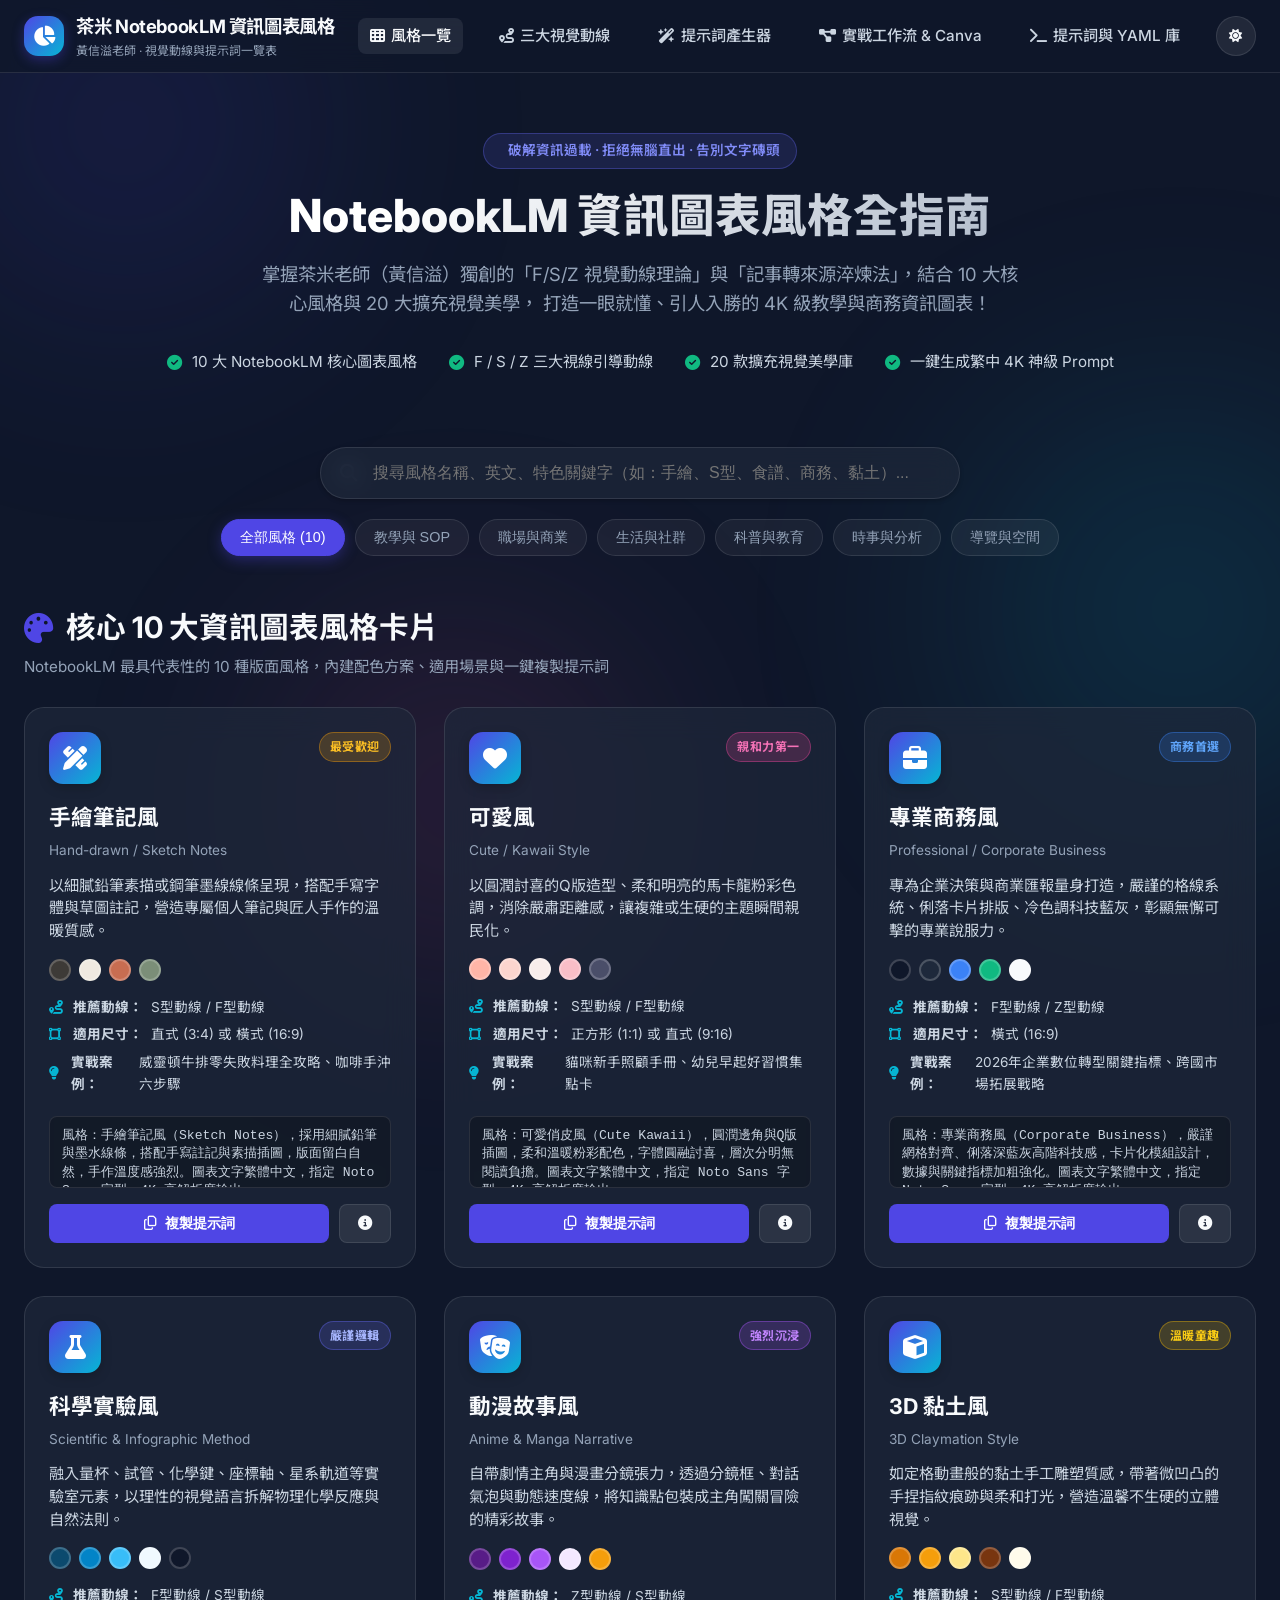
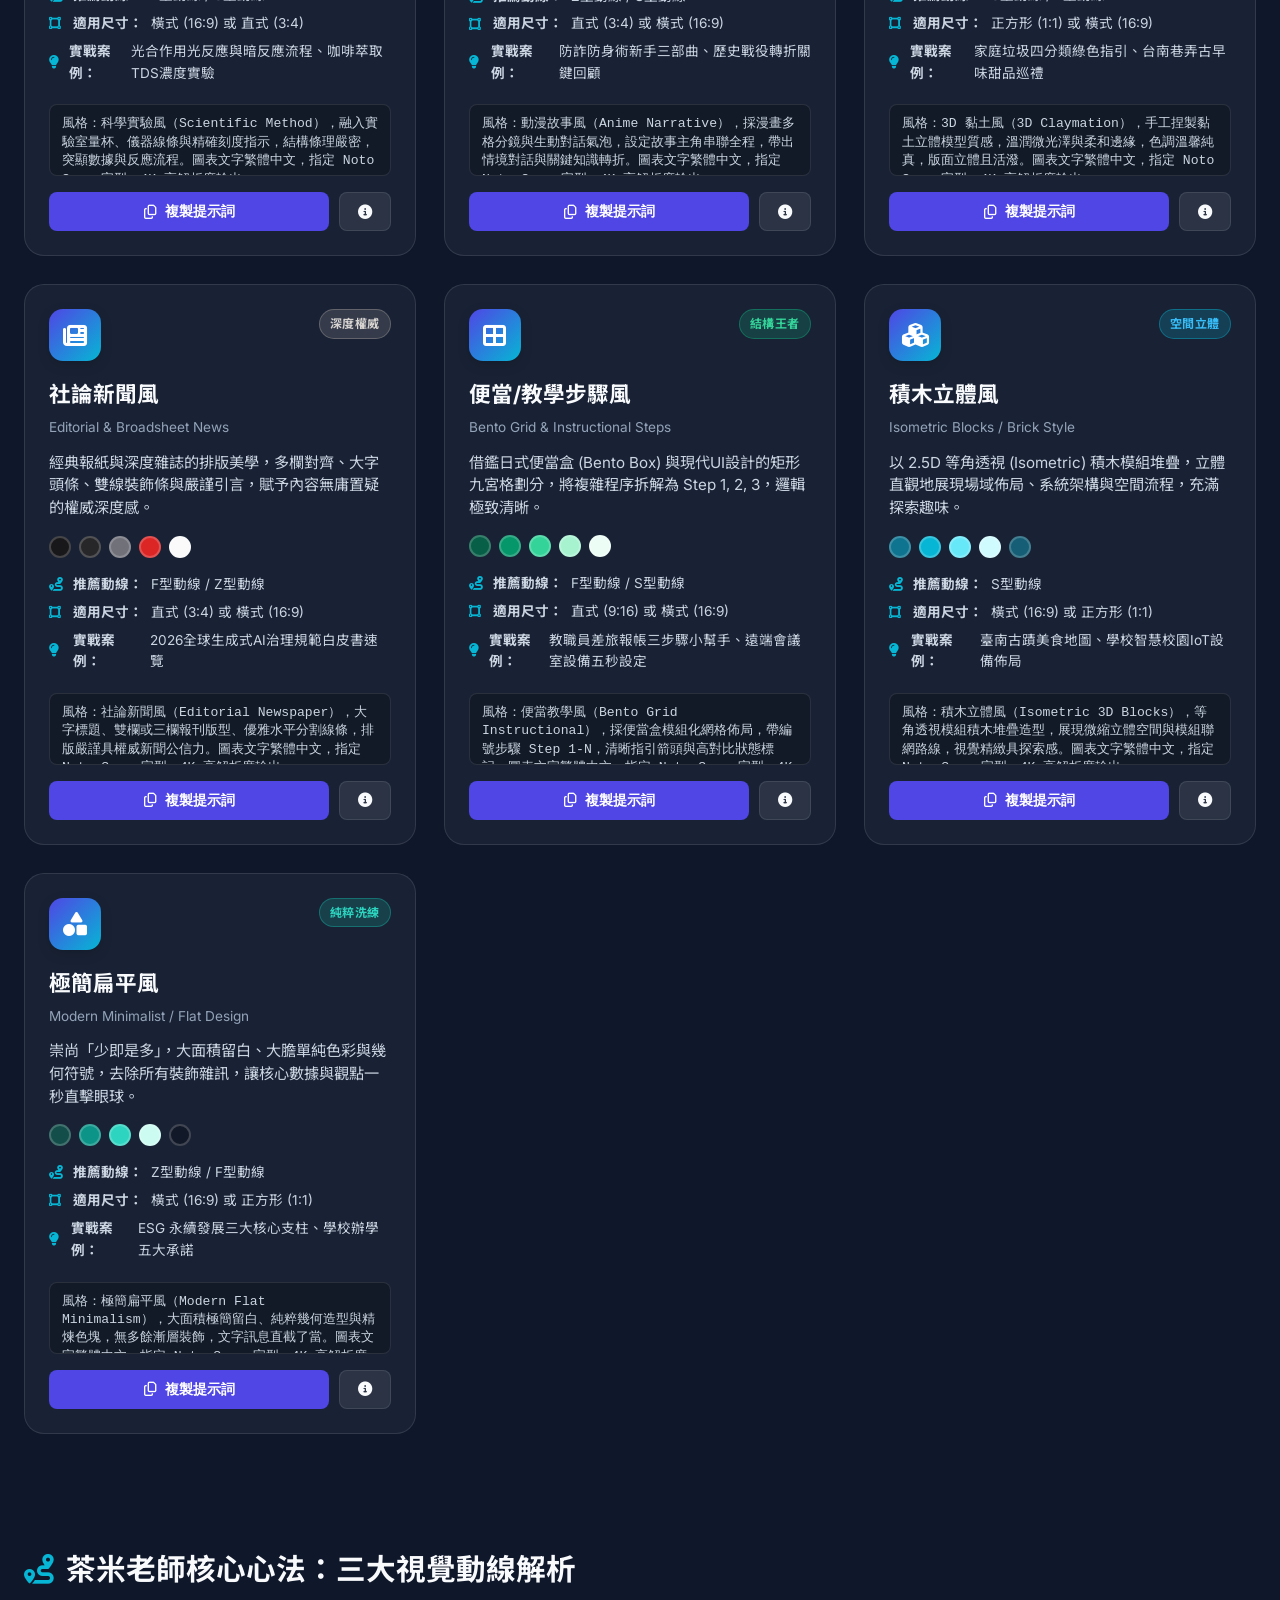
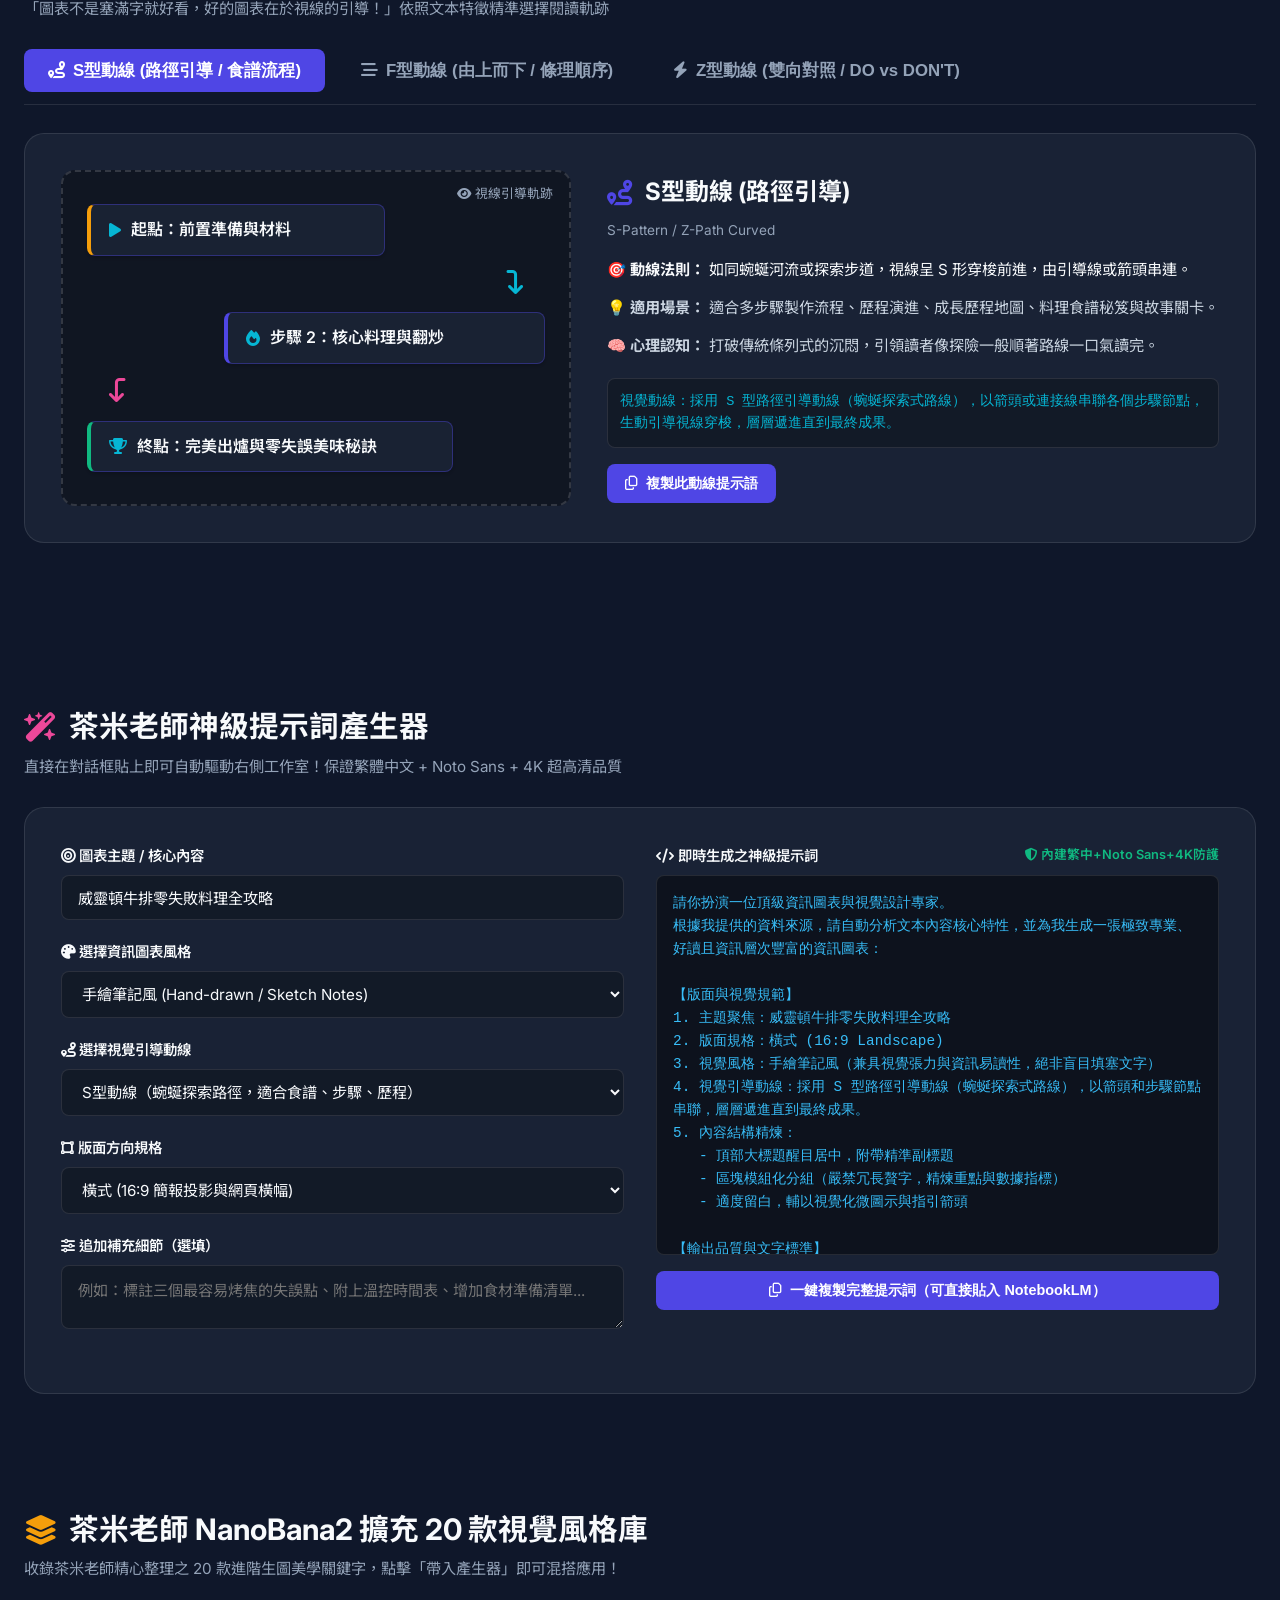
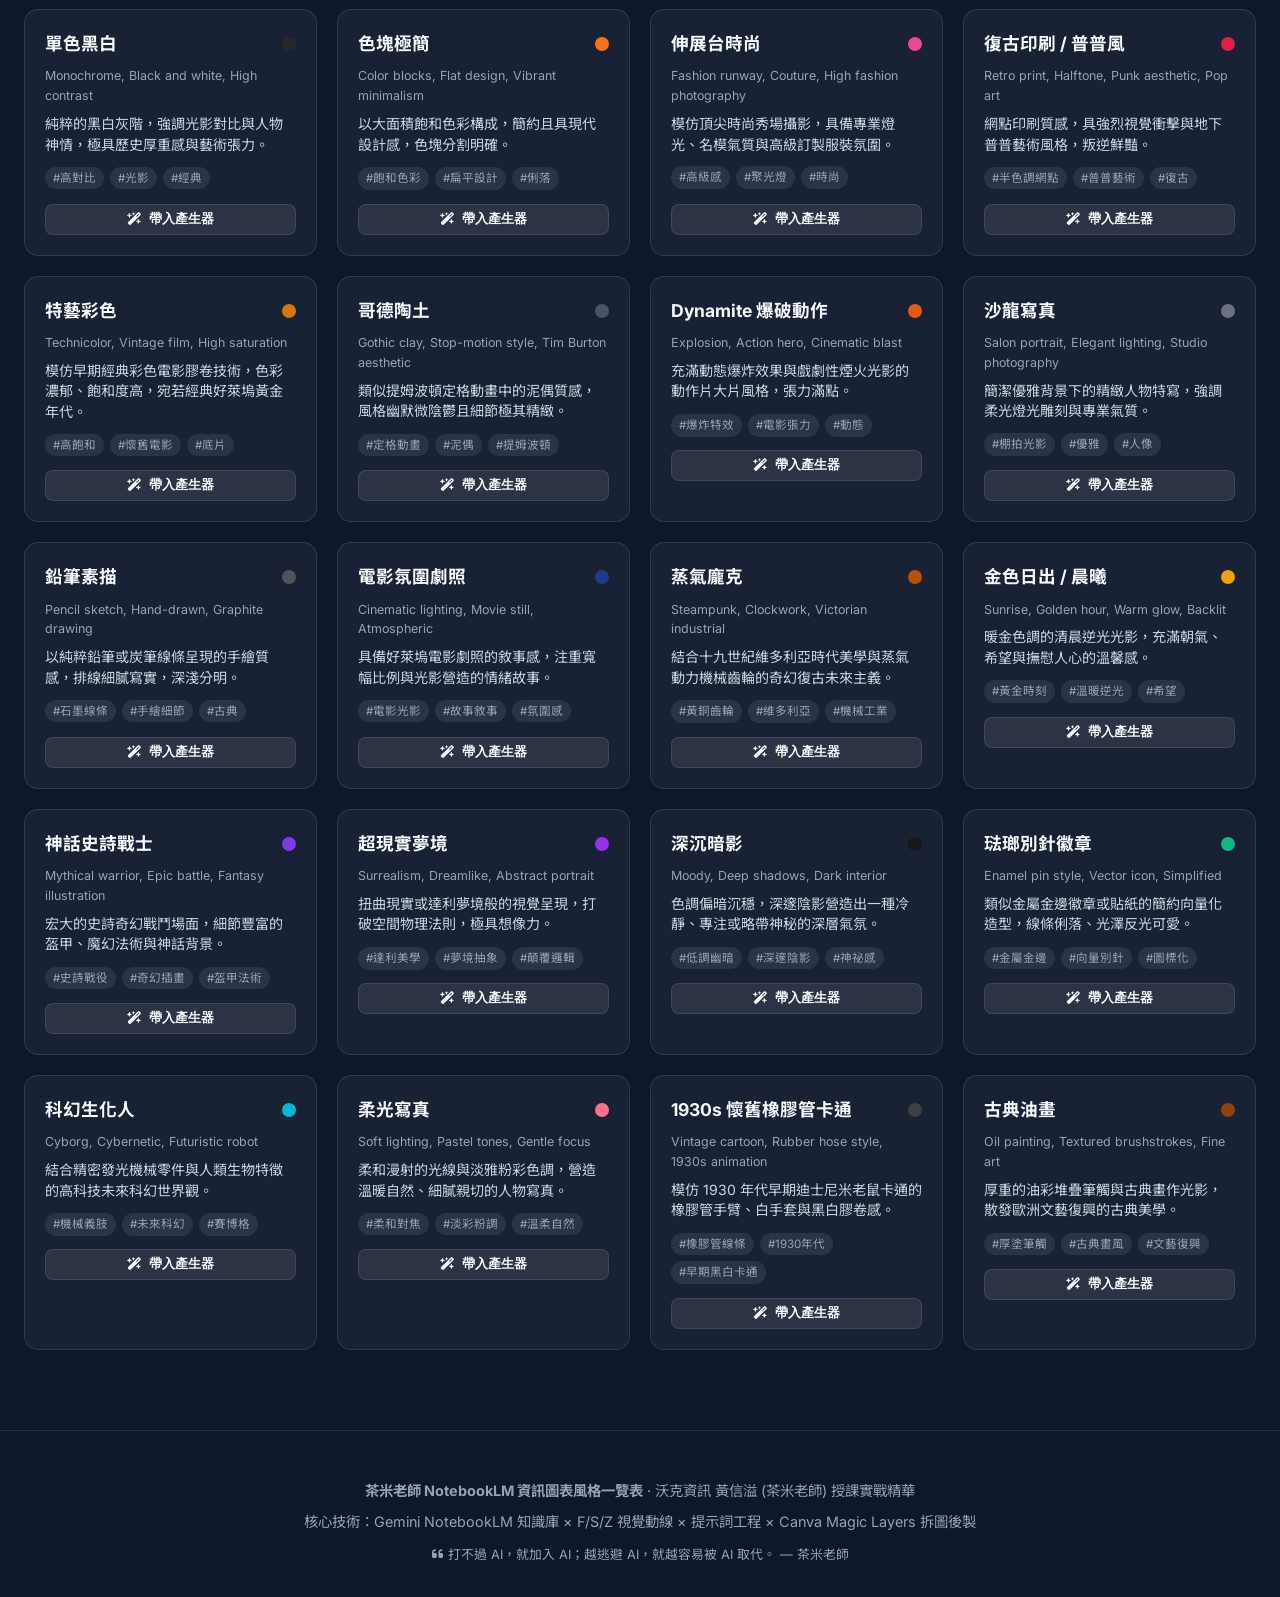
<file: chami.html>
<!DOCTYPE html>
<html lang="zh-TW" data-theme="dark">
<head>
  <meta charset="UTF-8">
  <meta name="viewport" content="width=device-width, initial-scale=1.0">
  <title>茶米老師 NotebookLM 資訊圖表風格一覽表 · 視覺動線與提示詞庫</title>
  <meta name="description" content="沃克資訊 黃信溢 (茶米老師) NotebookLM 資訊圖表與簡報實戰風格一覽表：三大視覺動線 (F/S/Z)、核心10大圖表風格、20大擴充視覺庫與神級提示詞產生器。">
  
  <!-- Font Awesome -->
  <link rel="stylesheet" href="https://cdnjs.cloudflare.com/ajax/libs/font-awesome/6.5.1/css/all.min.css">
  <!-- Google Fonts: Inter & Noto Sans TC -->
  <link rel="preconnect" href="https://fonts.googleapis.com">
  <link rel="preconnect" href="https://fonts.gstatic.com" crossorigin>
  <link href="https://fonts.googleapis.com/css2?family=Inter:wght@400;500;600;700;800&family=Noto+Sans+TC:wght@400;500;700;900&display=swap" rel="stylesheet">
  <!-- Custom Styles -->
  <link rel="stylesheet" href="assets/css/style.css">
</head>
<body>

  <!-- Background Orbs -->
  <div class="bg-glow-orb orb-1"></div>
  <div class="bg-glow-orb orb-2"></div>
  <div class="bg-glow-orb orb-3"></div>

  <!-- Navigation Bar -->
  <header class="navbar">
    <div class="container nav-content">
      <a href="index.html" class="nav-brand">
        <div class="brand-icon">
          <i class="fa-solid fa-chart-pie"></i>
        </div>
        <div class="brand-text">
          <h1>茶米 NotebookLM 資訊圖表風格</h1>
          <span>黃信溢老師 · 視覺動線與提示詞一覽表</span>
        </div>
      </a>

      <nav>
        <ul class="nav-links">
          <li><a href="index.html" class="active"><i class="fa-solid fa-table-cells"></i> 風格一覽</a></li>
          <li><a href="#flows"><i class="fa-solid fa-route"></i> 三大視覺動線</a></li>
          <li><a href="#generator"><i class="fa-solid fa-wand-magic-sparkles"></i> 提示詞產生器</a></li>
          <li><a href="workflow.html"><i class="fa-solid fa-diagram-project"></i> 實戰工作流 & Canva</a></li>
          <li><a href="prompts.html"><i class="fa-solid fa-terminal"></i> 提示詞與 YAML 庫</a></li>
        </ul>
      </nav>

      <div class="nav-actions">
        <button id="themeToggleBtn" class="theme-toggle-btn" title="切換深淺模式">
          <i class="fa-solid fa-sun"></i>
        </button>
      </div>
    </div>
  </header>

  <main class="container">
    <!-- Hero Section -->
    <section class="hero">
      <div class="hero-pill">
        <i class="fa-solid fa-sparkles"></i> 破解資訊過載 · 拒絕無腦直出 · 告別文字磚頭
      </div>
      <h2 class="hero-title">NotebookLM 資訊圖表風格全指南</h2>
      <p class="hero-subtitle">
        掌握茶米老師（黃信溢）獨創的「F/S/Z 視覺動線理論」與「記事轉來源淬煉法」，結合 10 大核心風格與 20 大擴充視覺美學，
        打造一眼就懂、引人入勝的 4K 級教學與商務資訊圖表！
      </p>

      <div class="hero-highlights">
        <div class="highlight-item"><i class="fa-solid fa-check-circle"></i> 10 大 NotebookLM 核心圖表風格</div>
        <div class="highlight-item"><i class="fa-solid fa-check-circle"></i> F / S / Z 三大視線引導動線</div>
        <div class="highlight-item"><i class="fa-solid fa-check-circle"></i> 20 款擴充視覺美學庫</div>
        <div class="highlight-item"><i class="fa-solid fa-check-circle"></i> 一鍵生成繁中 4K 神級 Prompt</div>
      </div>
    </section>

    <!-- Search & Filter Controls -->
    <section class="control-bar">
      <div class="search-wrapper">
        <i class="fa-solid fa-magnifying-glass search-icon"></i>
        <input type="text" id="styleSearchInput" class="search-input" placeholder="搜尋風格名稱、英文、特色關鍵字（如：手繪、S型、食譜、商務、黏土）...">
      </div>

      <div class="filter-pills">
        <button class="filter-btn active" data-category="all">全部風格 (10)</button>
        <button class="filter-btn" data-category="教學">教學與 SOP</button>
        <button class="filter-btn" data-category="職場">職場與商業</button>
        <button class="filter-btn" data-category="生活">生活與社群</button>
        <button class="filter-btn" data-category="科普">科普與教育</button>
        <button class="filter-btn" data-category="時事">時事與分析</button>
        <button class="filter-btn" data-category="導覽">導覽與空間</button>
      </div>
    </section>

    <!-- Core Styles Grid -->
    <section>
      <div class="section-header">
        <div class="section-title-wrap">
          <h2><i class="fa-solid fa-palette" style="color: var(--primary);"></i> 核心 10 大資訊圖表風格卡片</h2>
          <p>NotebookLM 最具代表性的 10 種版面風格，內建配色方案、適用場景與一鍵複製提示詞</p>
        </div>
      </div>

      <div class="cards-grid" id="coreStylesGrid">
        <!-- Rendered by main.js -->
      </div>
    </section>

    <!-- Visual Flows Interactive Section -->
    <section id="flows" class="flows-section">
      <div class="section-header">
        <div class="section-title-wrap">
          <h2><i class="fa-solid fa-route" style="color: var(--accent);"></i> 茶米老師核心心法：三大視覺動線解析</h2>
          <p>「圖表不是塞滿字就好看，好的圖表在於視線的引導！」依照文本特徵精準選擇閱讀軌跡</p>
        </div>
      </div>

      <div class="flow-tabs">
        <button class="flow-tab-btn active" data-flow="s-pattern">
          <i class="fa-solid fa-route"></i> S型動線 (路徑引導 / 食譜流程)
        </button>
        <button class="flow-tab-btn" data-flow="f-pattern">
          <i class="fa-solid fa-bars-staggered"></i> F型動線 (由上而下 / 條理順序)
        </button>
        <button class="flow-tab-btn" data-flow="z-pattern">
          <i class="fa-solid fa-bolt"></i> Z型動線 (雙向對照 / DO vs DON'T)
        </button>
      </div>

      <div class="flow-detail-card" id="flowDetailContainer">
        <!-- Rendered by main.js -->
      </div>
    </section>

    <!-- 神級提示詞產生器 -->
    <section id="generator" class="generator-section">
      <div class="section-header">
        <div class="section-title-wrap">
          <h2><i class="fa-solid fa-wand-magic-sparkles" style="color: var(--accent-pink);"></i> 茶米老師神級提示詞產生器</h2>
          <p>直接在對話框貼上即可自動驅動右側工作室！保證繁體中文 + Noto Sans + 4K 超高清品質</p>
        </div>
      </div>

      <div class="generator-card">
        <div class="generator-grid">
          <!-- Form Controls -->
          <form id="promptGenForm" onsubmit="event.preventDefault();">
            <div class="form-group">
              <label class="form-label"><i class="fa-solid fa-bullseye"></i> 圖表主題 / 核心內容</label>
              <input type="text" id="genTopic" class="form-select" value="威靈頓牛排零失敗料理全攻略" placeholder="例如：新人入職差旅報帳SOP、大甲媽祖遶境歷史演進">
            </div>

            <div class="form-group">
              <label class="form-label"><i class="fa-solid fa-palette"></i> 選擇資訊圖表風格</label>
              <select id="genStyle" class="form-select">
                <!-- Populated by JS -->
              </select>
            </div>

            <div class="form-group">
              <label class="form-label"><i class="fa-solid fa-route"></i> 選擇視覺引導動線</label>
              <select id="genFlow" class="form-select">
                <option value="S型">S型動線（蜿蜒探索路徑，適合食譜、步驟、歷程）</option>
                <option value="F型">F型動線（由上而下由左至右，適合條例、手冊、報告）</option>
                <option value="Z型">Z型動線（對抗與比較，適合優缺點對照、PK）</option>
              </select>
            </div>

            <div class="form-group">
              <label class="form-label"><i class="fa-solid fa-vector-square"></i> 版面方向規格</label>
              <select id="genAspect" class="form-select">
                <option value="橫式 (16:9 Landscape)">橫式 (16:9 簡報投影與網頁橫幅)</option>
                <option value="直式 (9:16 / 3:4 Portrait)">直式 (9:16 / 3:4 海報文宣與手機長圖)</option>
                <option value="正方形 (1:1 Square)">正方形 (1:1 社群 IG / FB 貼文)</option>
              </select>
            </div>

            <div class="form-group">
              <label class="form-label"><i class="fa-solid fa-sliders"></i> 追加補充細節（選填）</label>
              <textarea id="genDetails" class="form-textarea" rows="2" placeholder="例如：標註三個最容易烤焦的失誤點、附上溫控時間表、增加食材準備清單..."></textarea>
            </div>
          </form>

          <!-- Prompt Output -->
          <div class="prompt-output-box">
            <label class="form-label" style="display: flex; justify-content: space-between; align-items: center;">
              <span><i class="fa-solid fa-code"></i> 即時生成之神級提示詞</span>
              <span style="font-size: 0.8rem; color: var(--accent-emerald);"><i class="fa-solid fa-shield-halved"></i> 內建繁中+Noto Sans+4K防護</span>
            </label>
            <div id="genOutput" class="output-code-area"></div>
            <div style="margin-top: 16px;">
              <button id="genCopyBtn" class="btn btn-primary" style="width: 100%;">
                <i class="fa-regular fa-copy"></i> 一鍵複製完整提示詞（可直接貼入 NotebookLM）
              </button>
            </div>
          </div>
        </div>
      </div>
    </section>

    <!-- 擴充 20 大視覺風格庫 -->
    <section>
      <div class="section-header">
        <div class="section-title-wrap">
          <h2><i class="fa-solid fa-layer-group" style="color: var(--accent-amber);"></i> 茶米老師 NanoBana2 擴充 20 款視覺風格庫</h2>
          <p>收錄茶米老師精心整理之 20 款進階生圖美學關鍵字，點擊「帶入產生器」即可混搭應用！</p>
        </div>
      </div>

      <div class="extended-grid" id="extendedStylesGrid">
        <!-- Rendered by main.js -->
      </div>
    </section>
  </main>

  <!-- Modal -->
  <div id="styleModal" class="modal-overlay" onclick="if(event.target===this)closeStyleModal()">
    <div class="modal-content">
      <button class="modal-close-btn" onclick="closeStyleModal()">&times;</button>
      <div id="modalBody"></div>
    </div>
  </div>

  <!-- Toast -->
  <div id="appToast" class="toast"></div>

  <!-- Footer -->
  <footer class="footer container">
    <p>
      <strong>茶米老師 NotebookLM 資訊圖表風格一覽表</strong> · 沃克資訊 黃信溢 (茶米老師) 授課實戰精華
    </p>
    <p style="margin-top: 8px;">
      核心技術：Gemini NotebookLM 知識庫 × F/S/Z 視覺動線 × 提示詞工程 × Canva Magic Layers 拆圖後製
    </p>
    <p style="margin-top: 12px; font-size: 0.8rem; color: var(--text-muted);">
      <i class="fa-solid fa-quote-left"></i> 打不過 AI，就加入 AI；越逃避 AI，就越容易被 AI 取代。 — 茶米老師
    </p>
  </footer>

  <!-- Scripts -->
  <script src="assets/js/data.js"></script>
  <script src="assets/js/main.js"></script>
</body>
</html>
</file>
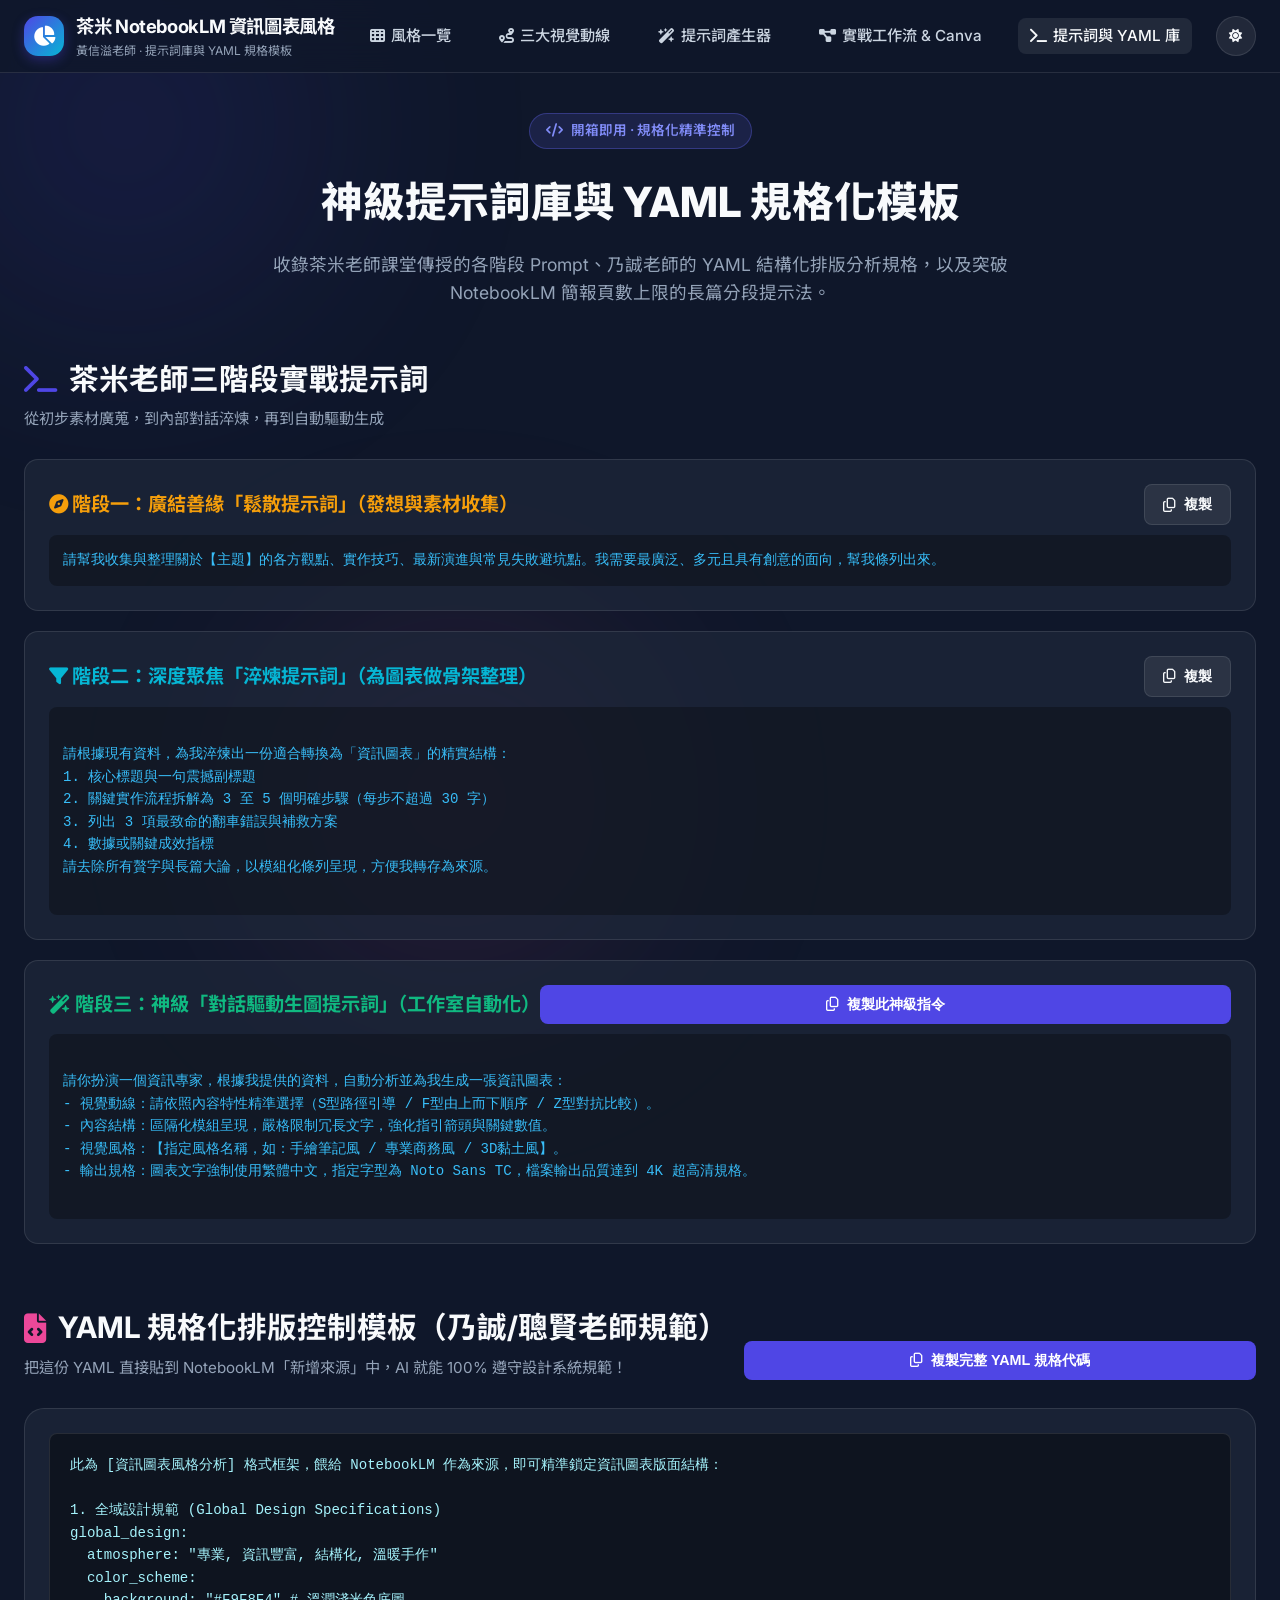
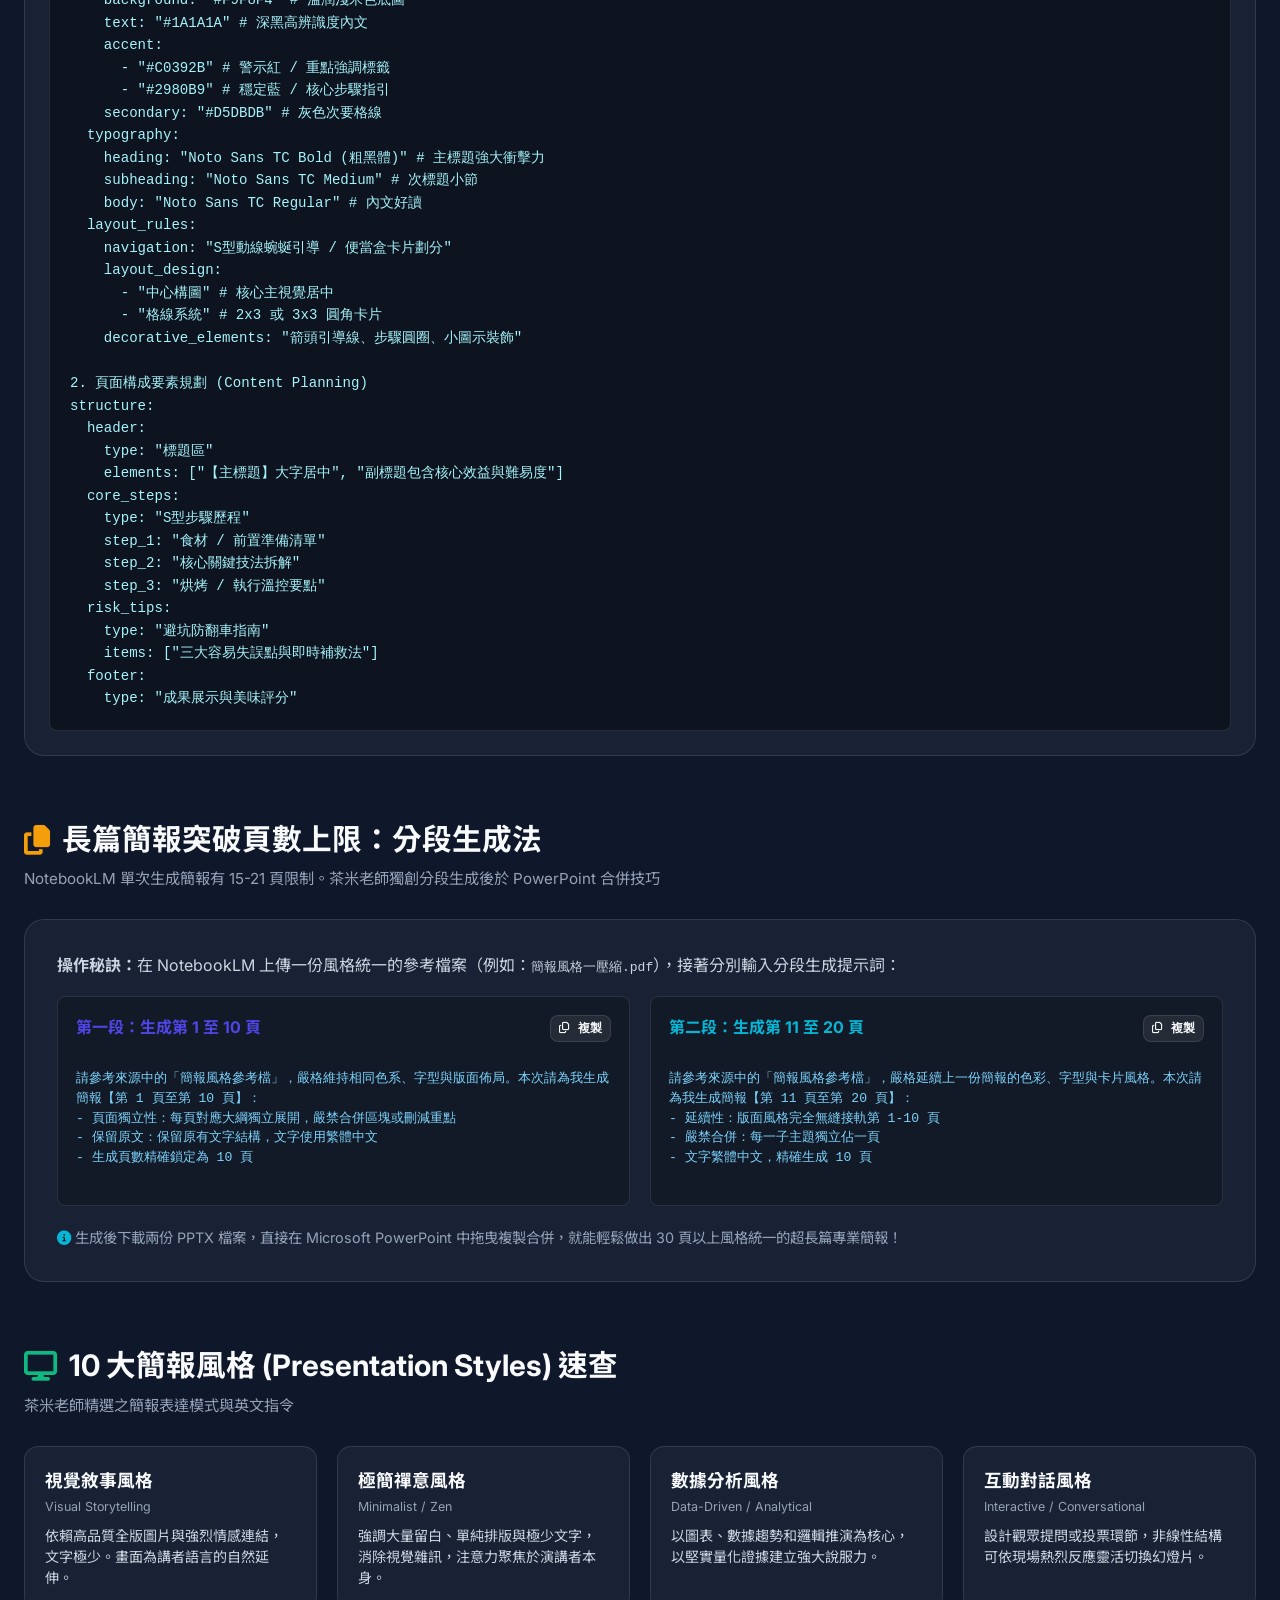
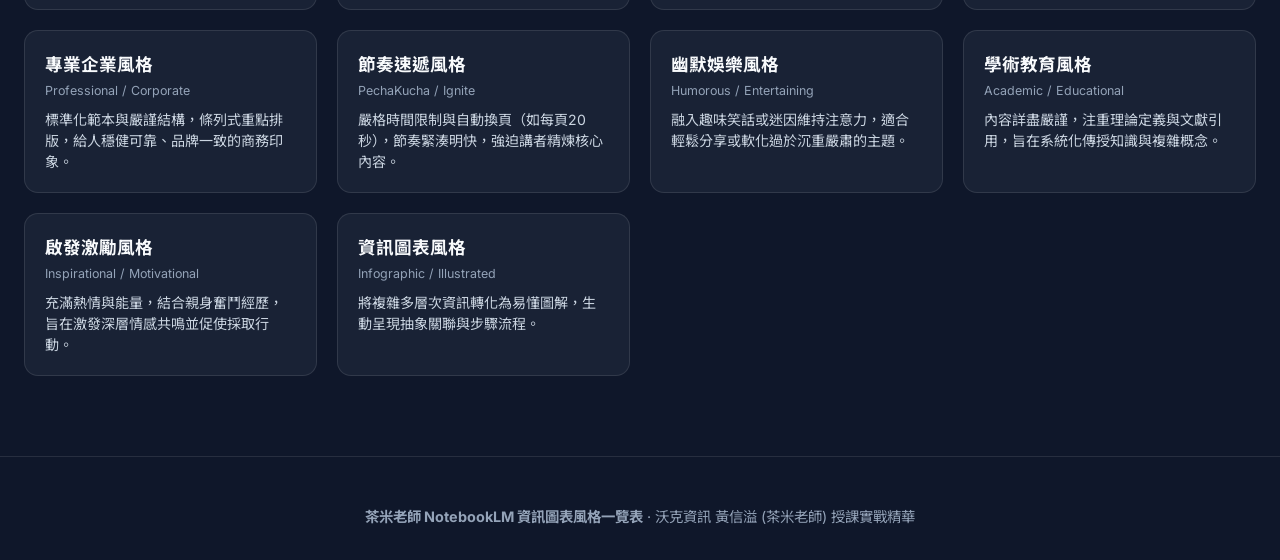
<file: prompts.html>
<!DOCTYPE html>
<html lang="zh-TW" data-theme="dark">
<head>
  <meta charset="UTF-8">
  <meta name="viewport" content="width=device-width, initial-scale=1.0">
  <title>提示詞庫與 YAML 規格模板 · 茶米老師 NotebookLM 實戰</title>
  <meta name="description" content="NotebookLM 資訊圖表與簡報神級提示詞庫、YAML 規格化排版分析模板、簡報頁數突破法與 10 大風格指令完整收錄。">
  
  <!-- Font Awesome -->
  <link rel="stylesheet" href="https://cdnjs.cloudflare.com/ajax/libs/font-awesome/6.5.1/css/all.min.css">
  <!-- Google Fonts -->
  <link rel="preconnect" href="https://fonts.googleapis.com">
  <link rel="preconnect" href="https://fonts.gstatic.com" crossorigin>
  <link href="https://fonts.googleapis.com/css2?family=Inter:wght@400;500;600;700;800&family=Noto+Sans+TC:wght@400;500;700;900&display=swap" rel="stylesheet">
  <!-- Custom Styles -->
  <link rel="stylesheet" href="assets/css/style.css">
</head>
<body>

  <!-- Background Orbs -->
  <div class="bg-glow-orb orb-1"></div>
  <div class="bg-glow-orb orb-3"></div>

  <!-- Navigation Bar -->
  <header class="navbar">
    <div class="container nav-content">
      <a href="index.html" class="nav-brand">
        <div class="brand-icon">
          <i class="fa-solid fa-chart-pie"></i>
        </div>
        <div class="brand-text">
          <h1>茶米 NotebookLM 資訊圖表風格</h1>
          <span>黃信溢老師 · 提示詞庫與 YAML 規格模板</span>
        </div>
      </a>

      <nav>
        <ul class="nav-links">
          <li><a href="index.html"><i class="fa-solid fa-table-cells"></i> 風格一覽</a></li>
          <li><a href="index.html#flows"><i class="fa-solid fa-route"></i> 三大視覺動線</a></li>
          <li><a href="index.html#generator"><i class="fa-solid fa-wand-magic-sparkles"></i> 提示詞產生器</a></li>
          <li><a href="workflow.html"><i class="fa-solid fa-diagram-project"></i> 實戰工作流 & Canva</a></li>
          <li><a href="prompts.html" class="active"><i class="fa-solid fa-terminal"></i> 提示詞與 YAML 庫</a></li>
        </ul>
      </nav>

      <div class="nav-actions">
        <button id="themeToggleBtn" class="theme-toggle-btn" title="切換深淺模式">
          <i class="fa-solid fa-sun"></i>
        </button>
      </div>
    </div>
  </header>

  <main class="container" style="padding-top: 40px;">
    <!-- Hero -->
    <section style="text-align: center; margin-bottom: 48px;">
      <div class="hero-pill">
        <i class="fa-solid fa-code"></i> 開箱即用 · 規格化精準控制
      </div>
      <h2 style="font-size: 2.6rem; font-weight: 800; margin-bottom: 16px;">
        神級提示詞庫與 YAML 規格化模板
      </h2>
      <p style="color: var(--text-muted); max-width: 800px; margin: 0 auto; font-size: 1.1rem;">
        收錄茶米老師課堂傳授的各階段 Prompt、乃誠老師的 YAML 結構化排版分析規格，以及突破 NotebookLM 簡報頁數上限的長篇分段提示法。
      </p>
    </section>

    <!-- 1. 茶米老師三階段提示詞庫 -->
    <section style="margin-bottom: 60px;">
      <div class="section-header">
        <div class="section-title-wrap">
          <h2><i class="fa-solid fa-terminal" style="color: var(--primary);"></i> 茶米老師三階段實戰提示詞</h2>
          <p>從初步素材廣蒐，到內部對話淬煉，再到自動驅動生成</p>
        </div>
      </div>

      <div style="display: flex; flex-direction: column; gap: 20px;">
        <!-- P1 -->
        <div style="background: var(--bg-card); border: 1px solid var(--border-color); border-radius: var(--radius-md); padding: 24px;">
          <div style="display: flex; justify-content: space-between; align-items: center; margin-bottom: 10px;">
            <h3 style="font-size: 1.2rem; font-weight: 700; color: var(--accent-amber);">
              <i class="fa-solid fa-compass"></i> 階段一：廣結善緣「鬆散提示詞」（發想與素材收集）
            </h3>
            <button class="btn btn-secondary" onclick="copyPromptText('請幫我收集與整理關於【主題】的各方觀點、實作技巧、最新演進與常見失敗避坑點。我需要最廣泛、多元且具有創意的面向，幫我條列出來。')">
              <i class="fa-regular fa-copy"></i> 複製
            </button>
          </div>
          <div style="background: rgba(0,0,0,0.3); border-radius: var(--radius-sm); padding: 14px; font-family: monospace; font-size: 0.88rem; color: #38bdf8;">
            請幫我收集與整理關於【主題】的各方觀點、實作技巧、最新演進與常見失敗避坑點。我需要最廣泛、多元且具有創意的面向，幫我條列出來。
          </div>
        </div>

        <!-- P2 -->
        <div style="background: var(--bg-card); border: 1px solid var(--border-color); border-radius: var(--radius-md); padding: 24px;">
          <div style="display: flex; justify-content: space-between; align-items: center; margin-bottom: 10px;">
            <h3 style="font-size: 1.2rem; font-weight: 700; color: var(--accent);">
              <i class="fa-solid fa-filter"></i> 階段二：深度聚焦「淬煉提示詞」（為圖表做骨架整理）
            </h3>
            <button class="btn btn-secondary" onclick="copyPromptText('請根據現有資料，為我淬煉出一份適合轉換為「資訊圖表」的精實結構：\n1. 核心標題與一句震撼副標題\n2. 關鍵實作流程拆解為 3 至 5 個明確步驟（每步不超過 30 字）\n3. 列出 3 項最致命的翻車錯誤與補救方案\n4. 數據或關鍵成效指標\n請去除所有贅字與長篇大論，以模組化條列呈現，方便我轉存為來源。')">
              <i class="fa-regular fa-copy"></i> 複製
            </button>
          </div>
          <div style="background: rgba(0,0,0,0.3); border-radius: var(--radius-sm); padding: 14px; font-family: monospace; font-size: 0.88rem; color: #38bdf8; white-space: pre-wrap;">
請根據現有資料，為我淬煉出一份適合轉換為「資訊圖表」的精實結構：
1. 核心標題與一句震撼副標題
2. 關鍵實作流程拆解為 3 至 5 個明確步驟（每步不超過 30 字）
3. 列出 3 項最致命的翻車錯誤與補救方案
4. 數據或關鍵成效指標
請去除所有贅字與長篇大論，以模組化條列呈現，方便我轉存為來源。
          </div>
        </div>

        <!-- P3 -->
        <div style="background: var(--bg-card); border: 1px solid var(--border-color); border-radius: var(--radius-md); padding: 24px;">
          <div style="display: flex; justify-content: space-between; align-items: center; margin-bottom: 10px;">
            <h3 style="font-size: 1.2rem; font-weight: 700; color: var(--accent-emerald);">
              <i class="fa-solid fa-wand-magic-sparkles"></i> 階段三：神級「對話驅動生圖提示詞」（工作室自動化）
            </h3>
            <button class="btn btn-primary" onclick="copyPromptText('請你扮演一個資訊專家，根據我提供的資料，自動分析並為我生成一張資訊圖表：\n- 視覺動線：請依照內容特性精準選擇（S型路徑引導 / F型由上而下順序 / Z型對抗比較）。\n- 內容結構：區隔化模組呈現，嚴格限制冗長文字，強化指引箭頭與關鍵數值。\n- 視覺風格：【指定風格名稱，如：手繪筆記風 / 專業商務風 / 3D黏土風】。\n- 輸出規格：圖表文字強制使用繁體中文，指定字型為 Noto Sans TC，檔案輸出品質達到 4K 超高清規格。')">
              <i class="fa-regular fa-copy"></i> 複製此神級指令
            </button>
          </div>
          <div style="background: rgba(0,0,0,0.3); border-radius: var(--radius-sm); padding: 14px; font-family: monospace; font-size: 0.88rem; color: #38bdf8; white-space: pre-wrap;">
請你扮演一個資訊專家，根據我提供的資料，自動分析並為我生成一張資訊圖表：
- 視覺動線：請依照內容特性精準選擇（S型路徑引導 / F型由上而下順序 / Z型對抗比較）。
- 內容結構：區隔化模組呈現，嚴格限制冗長文字，強化指引箭頭與關鍵數值。
- 視覺風格：【指定風格名稱，如：手繪筆記風 / 專業商務風 / 3D黏土風】。
- 輸出規格：圖表文字強制使用繁體中文，指定字型為 Noto Sans TC，檔案輸出品質達到 4K 超高清規格。
          </div>
        </div>
      </div>
    </section>

    <!-- 2. YAML 規格化排版模板 (規格化控制風格) -->
    <section style="margin-bottom: 60px;">
      <div class="section-header">
        <div class="section-title-wrap">
          <h2><i class="fa-solid fa-file-code" style="color: var(--accent-pink);"></i> YAML 規格化排版控制模板（乃誠/聰賢老師規範）</h2>
          <p>把這份 YAML 直接貼到 NotebookLM「新增來源」中，AI 就能 100% 遵守設計系統規範！</p>
        </div>
        <button class="btn btn-primary" onclick="copyYamlTemplate()">
          <i class="fa-regular fa-copy"></i> 複製完整 YAML 規格代碼
        </button>
      </div>

      <div style="background: var(--bg-card); border: 1px solid var(--border-color); border-radius: var(--radius-lg); padding: 24px;">
        <pre style="background: rgba(0,0,0,0.4); border: 1px solid var(--border-color); border-radius: var(--radius-sm); padding: 20px; color: #a5f3fc; font-family: 'JetBrains Mono', Consolas, monospace; font-size: 0.88rem; line-height: 1.6; overflow-x: auto;" id="yamlPreArea"></pre>
      </div>
    </section>

    <!-- 3. 突破 NotebookLM 簡報頁數上限技巧 -->
    <section style="margin-bottom: 60px;">
      <div class="section-header">
        <div class="section-title-wrap">
          <h2><i class="fa-solid fa-copy" style="color: var(--accent-amber);"></i> 長篇簡報突破頁數上限：分段生成法</h2>
          <p>NotebookLM 單次生成簡報有 15-21 頁限制。茶米老師獨創分段生成後於 PowerPoint 合併技巧</p>
        </div>
      </div>

      <div style="background: var(--bg-card); border: 1px solid var(--border-color); border-radius: var(--radius-lg); padding: 32px;">
        <p style="color: var(--text-sub); line-height: 1.7; margin-bottom: 16px;">
          <strong>操作秘訣：</strong>在 NotebookLM 上傳一份風格統一的參考檔案（例如：<code>簡報風格一壓縮.pdf</code>），接著分別輸入分段生成提示詞：
        </p>

        <div style="display: grid; grid-template-columns: 1fr 1fr; gap: 20px; margin-bottom: 20px;">
          <div style="background: rgba(0,0,0,0.25); border: 1px solid var(--border-color); border-radius: var(--radius-sm); padding: 18px;">
            <div style="display: flex; justify-content: space-between; align-items: center; margin-bottom: 8px;">
              <strong style="color: var(--primary);">第一段：生成第 1 至 10 頁</strong>
              <button class="btn btn-secondary" style="padding: 4px 8px; font-size: 0.75rem;" onclick="copyPromptText('請參考來源中的「簡報風格參考檔」，嚴格維持相同色系、字型與版面佈局。本次請為我生成簡報【第 1 頁至第 10 頁】：\n- 頁面獨立性：每頁對應大綱獨立展開，嚴禁合併區塊或刪減重點\n- 保留原文：保留原有文字結構，文字使用繁體中文\n- 生成頁數精確鎖定為 10 頁')">
                <i class="fa-regular fa-copy"></i> 複製
              </button>
            </div>
            <div style="font-family: monospace; font-size: 0.82rem; color: #7dd3fc; line-height: 1.5; white-space: pre-wrap;">
請參考來源中的「簡報風格參考檔」，嚴格維持相同色系、字型與版面佈局。本次請為我生成簡報【第 1 頁至第 10 頁】：
- 頁面獨立性：每頁對應大綱獨立展開，嚴禁合併區塊或刪減重點
- 保留原文：保留原有文字結構，文字使用繁體中文
- 生成頁數精確鎖定為 10 頁
            </div>
          </div>

          <div style="background: rgba(0,0,0,0.25); border: 1px solid var(--border-color); border-radius: var(--radius-sm); padding: 18px;">
            <div style="display: flex; justify-content: space-between; align-items: center; margin-bottom: 8px;">
              <strong style="color: var(--accent);">第二段：生成第 11 至 20 頁</strong>
              <button class="btn btn-secondary" style="padding: 4px 8px; font-size: 0.75rem;" onclick="copyPromptText('請參考來源中的「簡報風格參考檔」，嚴格延續上一份簡報的色彩、字型與卡片風格。本次請為我生成簡報【第 11 頁至第 20 頁】：\n- 延續性：版面風格完全無縫接軌第 1-10 頁\n- 嚴禁合併：每一子主題獨立佔一頁\n- 文字繁體中文，精確生成 10 頁')">
                <i class="fa-regular fa-copy"></i> 複製
              </button>
            </div>
            <div style="font-family: monospace; font-size: 0.82rem; color: #7dd3fc; line-height: 1.5; white-space: pre-wrap;">
請參考來源中的「簡報風格參考檔」，嚴格延續上一份簡報的色彩、字型與卡片風格。本次請為我生成簡報【第 11 頁至第 20 頁】：
- 延續性：版面風格完全無縫接軌第 1-10 頁
- 嚴禁合併：每一子主題獨立佔一頁
- 文字繁體中文，精確生成 10 頁
            </div>
          </div>
        </div>

        <p style="font-size: 0.9rem; color: var(--text-muted);">
          <i class="fa-solid fa-circle-info" style="color: var(--accent);"></i> 生成後下載兩份 PPTX 檔案，直接在 Microsoft PowerPoint 中拖曳複製合併，就能輕鬆做出 30 頁以上風格統一的超長篇專業簡報！
        </p>
      </div>
    </section>

    <!-- 4. 10 大簡報風格對照表 -->
    <section style="margin-bottom: 60px;">
      <div class="section-header">
        <div class="section-title-wrap">
          <h2><i class="fa-solid fa-display" style="color: var(--accent-emerald);"></i> 10 大簡報風格 (Presentation Styles) 速查</h2>
          <p>茶米老師精選之簡報表達模式與英文指令</p>
        </div>
      </div>

      <div style="display: grid; grid-template-columns: repeat(auto-fill, minmax(280px, 1fr)); gap: 20px;" id="presentationStylesGrid">
        <!-- Rendered by script below -->
      </div>
    </section>
  </main>

  <!-- Toast -->
  <div id="appToast" class="toast"></div>

  <!-- Footer -->
  <footer class="footer container">
    <p>
      <strong>茶米老師 NotebookLM 資訊圖表風格一覽表</strong> · 沃克資訊 黃信溢 (茶米老師) 授課實戰精華
    </p>
  </footer>

  <script src="assets/js/data.js"></script>
  <script src="assets/js/main.js"></script>
  <script>
    document.addEventListener("DOMContentLoaded", () => {
      // 填入 YAML 模板
      const yamlArea = document.getElementById("yamlPreArea");
      if (yamlArea && window.INFOGRAPHIC_DATA) {
        yamlArea.textContent = window.INFOGRAPHIC_DATA.yamlTemplate;
      }

      // 渲染簡報風格
      const presGrid = document.getElementById("presentationStylesGrid");
      if (presGrid && window.INFOGRAPHIC_DATA) {
        presGrid.innerHTML = window.INFOGRAPHIC_DATA.presentationStyles.map(p => `
          <div class="mini-card">
            <h4 style="font-size: 1.1rem; font-weight: 700; margin-bottom: 2px;">${p.name}</h4>
            <div style="font-size: 0.78rem; color: var(--text-muted); margin-bottom: 8px;">${p.nameEn}</div>
            <p style="font-size: 0.88rem; color: var(--text-sub); line-height: 1.5;">${p.desc}</p>
          </div>
        `).join("");
      }
    });

    function copyYamlTemplate() {
      if (window.INFOGRAPHIC_DATA) {
        copyPromptText(encodeURIComponent(window.INFOGRAPHIC_DATA.yamlTemplate));
      }
    }
  </script>
</body>
</html>
</file>
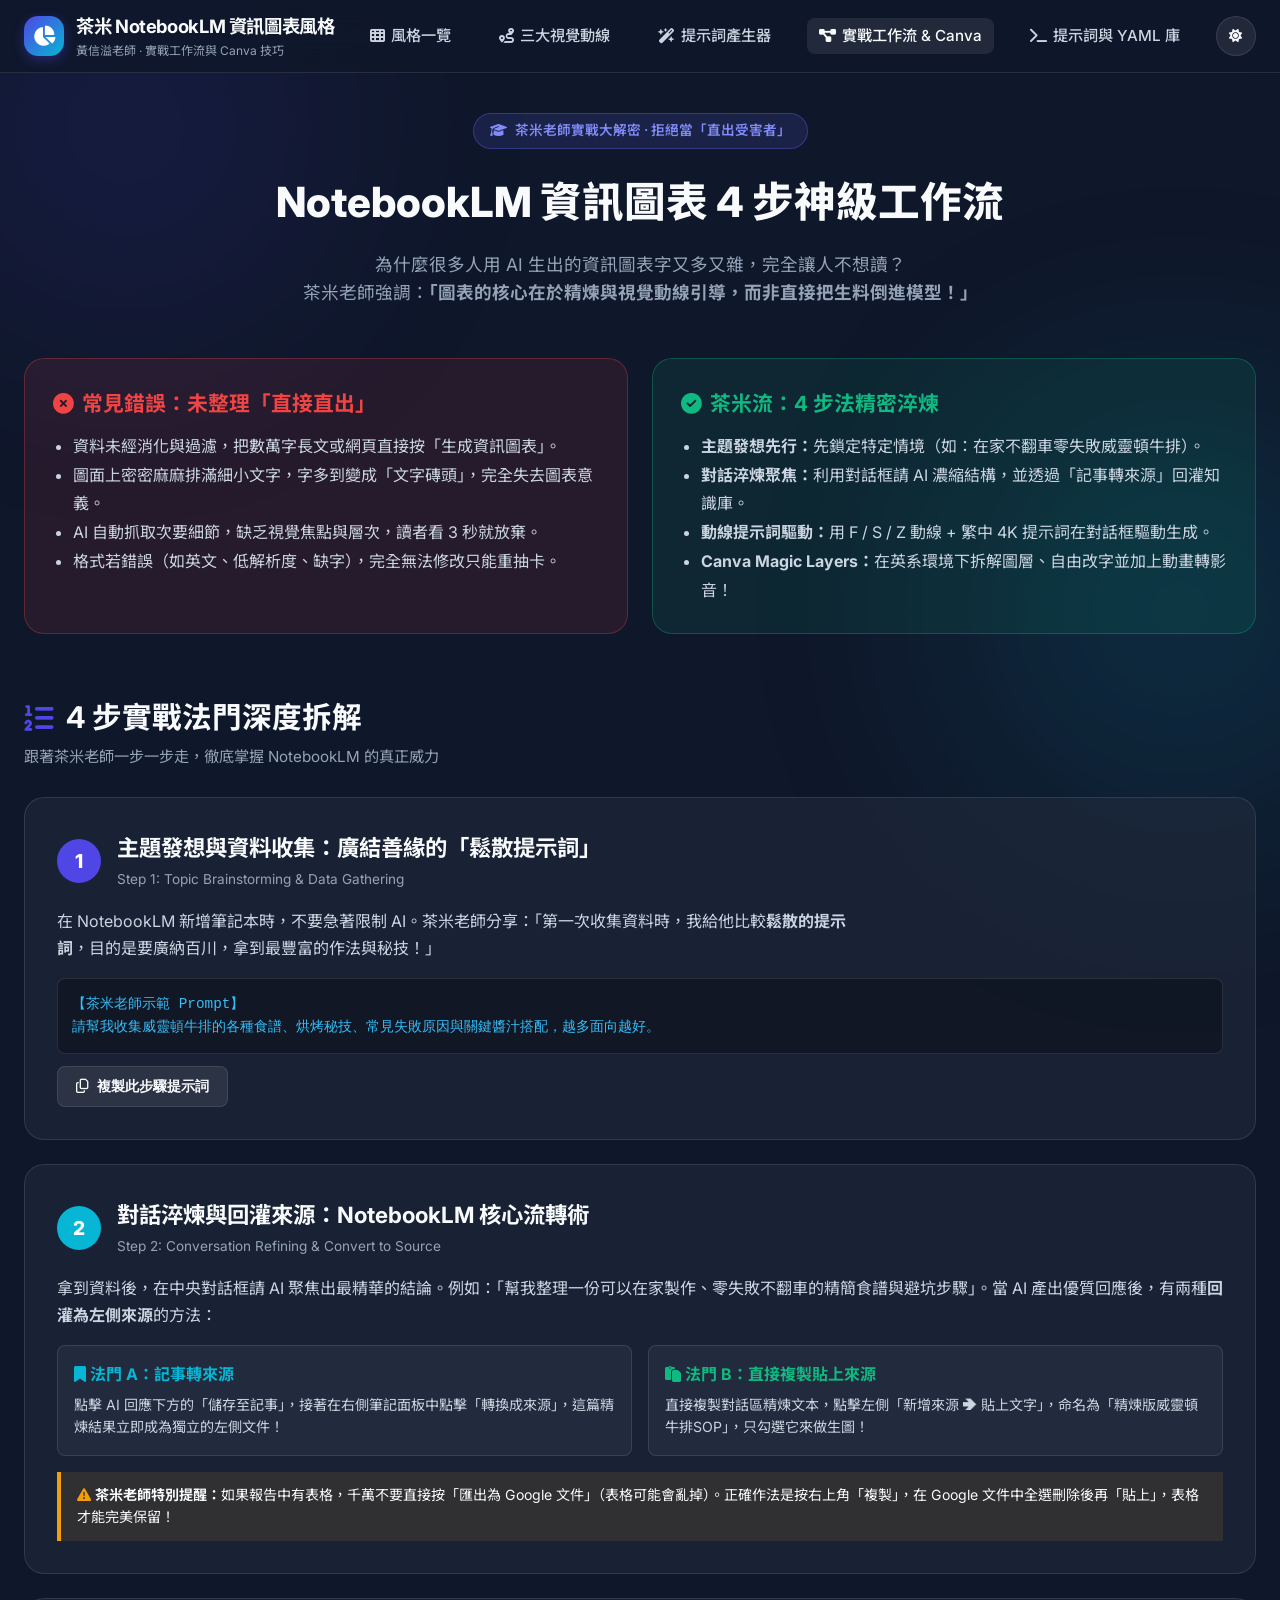
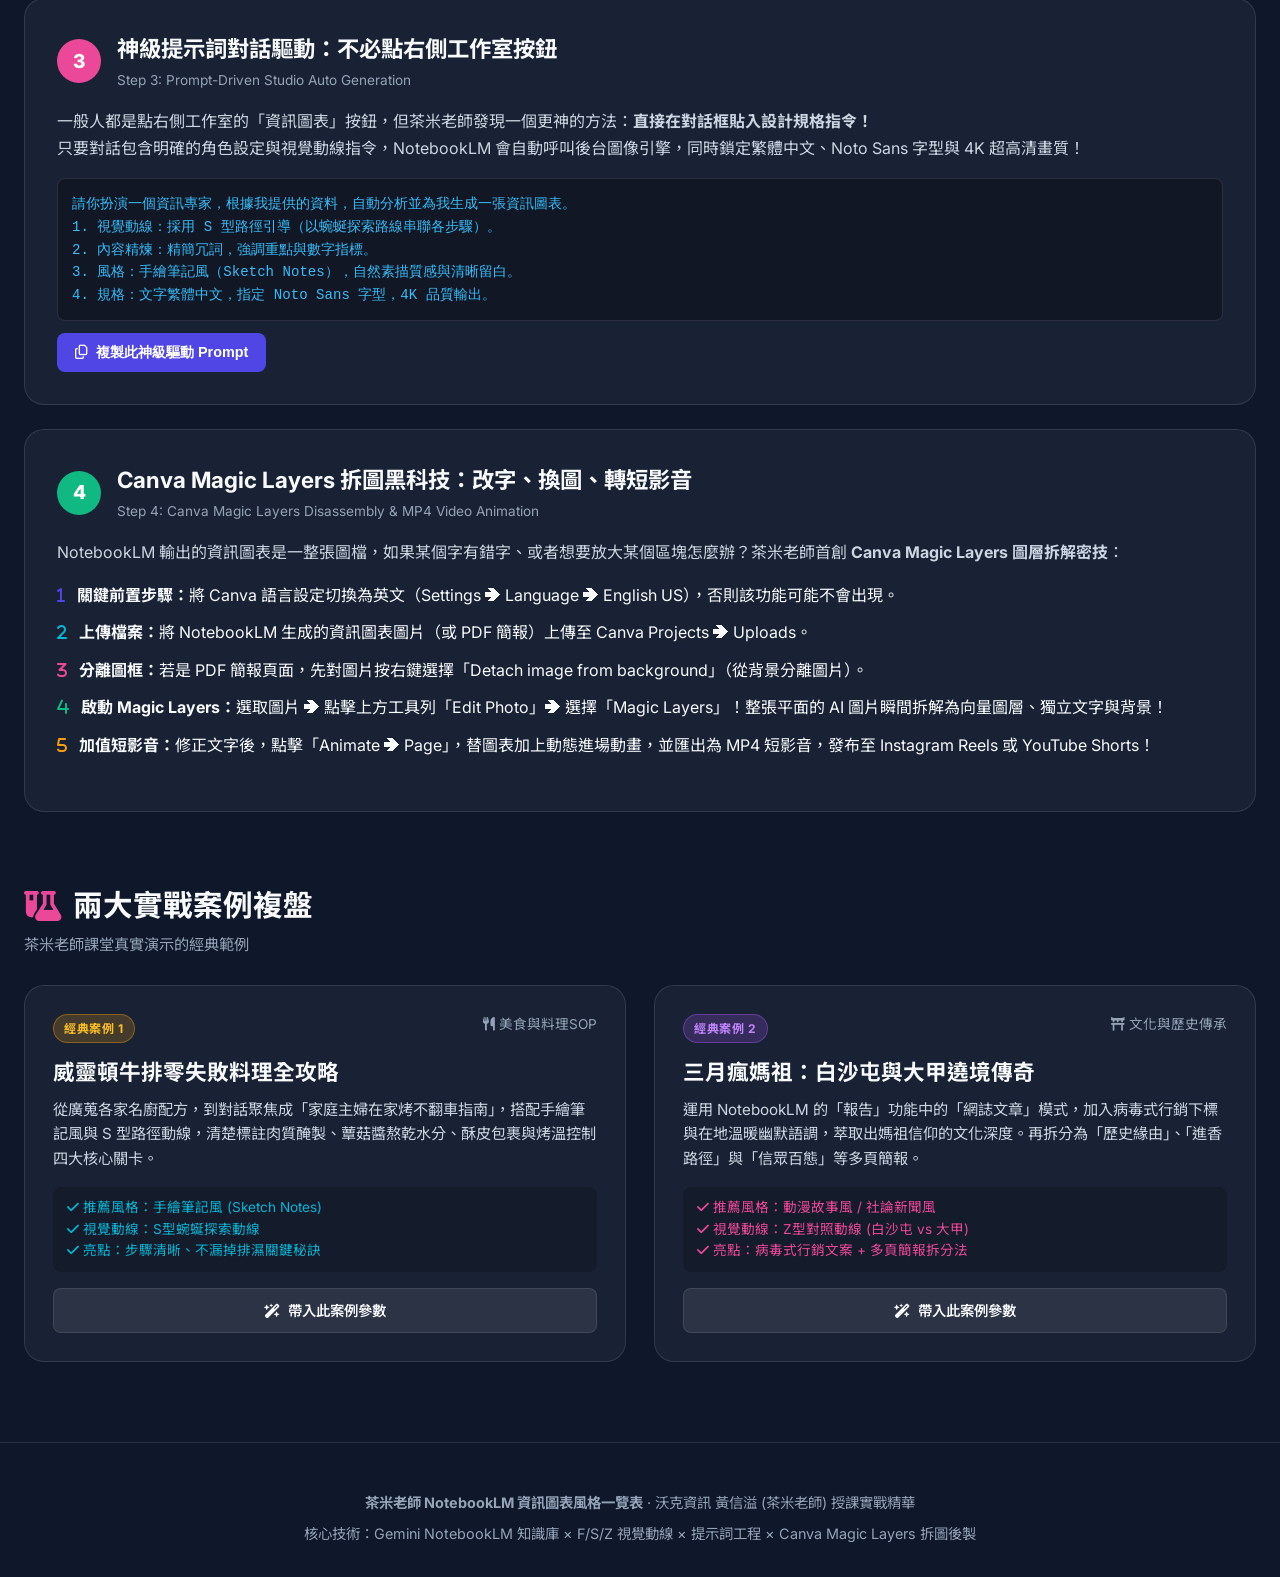
<file: workflow.html>
<!DOCTYPE html>
<html lang="zh-TW" data-theme="dark">
<head>
  <meta charset="UTF-8">
  <meta name="viewport" content="width=device-width, initial-scale=1.0">
  <title>茶米老師 4 步實戰工作流 · 從資料到神級資訊圖表與 Canva 後製</title>
  <meta name="description" content="深入解析茶米老師 (黃信溢) NotebookLM 製作資訊圖表的 4 步法實戰工作流、記事轉來源心法與 Canva Magic Layers 拆圖轉短影音技術。">
  
  <!-- Font Awesome -->
  <link rel="stylesheet" href="https://cdnjs.cloudflare.com/ajax/libs/font-awesome/6.5.1/css/all.min.css">
  <!-- Google Fonts -->
  <link rel="preconnect" href="https://fonts.googleapis.com">
  <link rel="preconnect" href="https://fonts.gstatic.com" crossorigin>
  <link href="https://fonts.googleapis.com/css2?family=Inter:wght@400;500;600;700;800&family=Noto+Sans+TC:wght@400;500;700;900&display=swap" rel="stylesheet">
  <!-- Custom Styles -->
  <link rel="stylesheet" href="assets/css/style.css">
</head>
<body>

  <!-- Background Orbs -->
  <div class="bg-glow-orb orb-1"></div>
  <div class="bg-glow-orb orb-2"></div>

  <!-- Navigation Bar -->
  <header class="navbar">
    <div class="container nav-content">
      <a href="index.html" class="nav-brand">
        <div class="brand-icon">
          <i class="fa-solid fa-chart-pie"></i>
        </div>
        <div class="brand-text">
          <h1>茶米 NotebookLM 資訊圖表風格</h1>
          <span>黃信溢老師 · 實戰工作流與 Canva 技巧</span>
        </div>
      </a>

      <nav>
        <ul class="nav-links">
          <li><a href="index.html"><i class="fa-solid fa-table-cells"></i> 風格一覽</a></li>
          <li><a href="index.html#flows"><i class="fa-solid fa-route"></i> 三大視覺動線</a></li>
          <li><a href="index.html#generator"><i class="fa-solid fa-wand-magic-sparkles"></i> 提示詞產生器</a></li>
          <li><a href="workflow.html" class="active"><i class="fa-solid fa-diagram-project"></i> 實戰工作流 & Canva</a></li>
          <li><a href="prompts.html"><i class="fa-solid fa-terminal"></i> 提示詞與 YAML 庫</a></li>
        </ul>
      </nav>

      <div class="nav-actions">
        <button id="themeToggleBtn" class="theme-toggle-btn" title="切換深淺模式">
          <i class="fa-solid fa-sun"></i>
        </button>
      </div>
    </div>
  </header>

  <main class="container" style="padding-top: 40px;">
    <!-- Workflow Hero -->
    <section style="text-align: center; margin-bottom: 50px;">
      <div class="hero-pill">
        <i class="fa-solid fa-graduation-cap"></i> 茶米老師實戰大解密 · 拒絕當「直出受害者」
      </div>
      <h2 style="font-size: 2.6rem; font-weight: 800; margin-bottom: 16px;">
        NotebookLM 資訊圖表 4 步神級工作流
      </h2>
      <p style="color: var(--text-muted); max-width: 800px; margin: 0 auto; font-size: 1.1rem;">
        為什麼很多人用 AI 生出的資訊圖表字又多又雜，完全讓人不想讀？<br>
        茶米老師強調：<strong>「圖表的核心在於精煉與視覺動線引導，而非直接把生料倒進模型！」</strong>
      </p>
    </section>

    <!-- 痛點對比區 -->
    <section style="margin-bottom: 60px;">
      <div style="display: grid; grid-template-columns: 1fr 1fr; gap: 24px;">
        <div style="background: rgba(239, 68, 68, 0.1); border: 1px solid rgba(239, 68, 68, 0.3); border-radius: var(--radius-lg); padding: 28px;">
          <h3 style="color: #ef4444; font-size: 1.3rem; margin-bottom: 12px; display: flex; align-items: center; gap: 8px;">
            <i class="fa-solid fa-circle-xmark"></i> 常見錯誤：未整理「直接直出」
          </h3>
          <ul style="color: var(--text-sub); line-height: 1.8; padding-left: 20px;">
            <li>資料未經消化與過濾，把數萬字長文或網頁直接按「生成資訊圖表」。</li>
            <li>圖面上密密麻麻排滿細小文字，字多到變成「文字磚頭」，完全失去圖表意義。</li>
            <li>AI 自動抓取次要細節，缺乏視覺焦點與層次，讀者看 3 秒就放棄。</li>
            <li>格式若錯誤（如英文、低解析度、缺字），完全無法修改只能重抽卡。</li>
          </ul>
        </div>

        <div style="background: rgba(16, 185, 129, 0.1); border: 1px solid rgba(16, 185, 129, 0.3); border-radius: var(--radius-lg); padding: 28px;">
          <h3 style="color: #10b981; font-size: 1.3rem; margin-bottom: 12px; display: flex; align-items: center; gap: 8px;">
            <i class="fa-solid fa-circle-check"></i> 茶米流：4 步法精密淬煉
          </h3>
          <ul style="color: var(--text-sub); line-height: 1.8; padding-left: 20px;">
            <li><strong>主題發想先行：</strong>先鎖定特定情境（如：在家不翻車零失敗威靈頓牛排）。</li>
            <li><strong>對話淬煉聚焦：</strong>利用對話框請 AI 濃縮結構，並透過「記事轉來源」回灌知識庫。</li>
            <li><strong>動線提示詞驅動：</strong>用 F / S / Z 動線 + 繁中 4K 提示詞在對話框驅動生成。</li>
            <li><strong>Canva Magic Layers：</strong>在英系環境下拆解圖層、自由改字並加上動畫轉影音！</li>
          </ul>
        </div>
      </div>
    </section>

    <!-- 4 步法詳細拆解 -->
    <section style="margin-bottom: 70px;">
      <div class="section-header">
        <div class="section-title-wrap">
          <h2><i class="fa-solid fa-list-ol" style="color: var(--primary);"></i> 4 步實戰法門深度拆解</h2>
          <p>跟著茶米老師一步一步走，徹底掌握 NotebookLM 的真正威力</p>
        </div>
      </div>

      <!-- Step 1 -->
      <div style="background: var(--bg-card); border: 1px solid var(--border-color); border-radius: var(--radius-lg); padding: 32px; margin-bottom: 24px;">
        <div style="display: flex; align-items: center; gap: 16px; margin-bottom: 16px;">
          <span style="width: 44px; height: 44px; background: var(--primary); color: #fff; border-radius: var(--radius-full); display: flex; align-items: center; justify-content: center; font-weight: 800; font-size: 1.2rem;">1</span>
          <div>
            <h3 style="font-size: 1.4rem;">主題發想與資料收集：廣結善緣的「鬆散提示詞」</h3>
            <span style="color: var(--text-muted); font-size: 0.85rem;">Step 1: Topic Brainstorming & Data Gathering</span>
          </div>
        </div>
        <p style="color: var(--text-sub); line-height: 1.7; margin-bottom: 16px;">
          在 NotebookLM 新增筆記本時，不要急著限制 AI。茶米老師分享：「第一次收集資料時，我給他比較<strong>鬆散的提示詞</strong>，目的是要廣納百川，拿到最豐富的作法與秘技！」
        </p>
        <div style="background: rgba(0,0,0,0.3); border: 1px solid var(--border-color); border-radius: var(--radius-sm); padding: 14px; font-family: monospace; font-size: 0.9rem; color: #38bdf8; margin-bottom: 12px;">
          【茶米老師示範 Prompt】<br>
          請幫我收集威靈頓牛排的各種食譜、烘烤秘技、常見失敗原因與關鍵醬汁搭配，越多面向越好。
        </div>
        <button class="btn btn-secondary" onclick="copyPromptText('請幫我收集威靈頓牛排的各種食譜、烘烤秘技、常見失敗原因與關鍵醬汁搭配，越多面向越好。')">
          <i class="fa-regular fa-copy"></i> 複製此步驟提示詞
        </button>
      </div>

      <!-- Step 2 -->
      <div style="background: var(--bg-card); border: 1px solid var(--border-color); border-radius: var(--radius-lg); padding: 32px; margin-bottom: 24px;">
        <div style="display: flex; align-items: center; gap: 16px; margin-bottom: 16px;">
          <span style="width: 44px; height: 44px; background: var(--accent); color: #fff; border-radius: var(--radius-full); display: flex; align-items: center; justify-content: center; font-weight: 800; font-size: 1.2rem;">2</span>
          <div>
            <h3 style="font-size: 1.4rem;">對話淬煉與回灌來源：NotebookLM 核心流轉術</h3>
            <span style="color: var(--text-muted); font-size: 0.85rem;">Step 2: Conversation Refining & Convert to Source</span>
          </div>
        </div>
        <p style="color: var(--text-sub); line-height: 1.7; margin-bottom: 16px;">
          拿到資料後，在中央對話框請 AI 聚焦出最精華的結論。例如：「幫我整理一份可以在家製作、零失敗不翻車的精簡食譜與避坑步驟」。當 AI 產出優質回應後，有兩種<strong>回灌為左側來源</strong>的方法：
        </p>
        <div style="display: grid; grid-template-columns: 1fr 1fr; gap: 16px; margin-bottom: 16px;">
          <div style="background: rgba(255,255,255,0.04); border: 1px solid var(--border-color); padding: 16px; border-radius: var(--radius-sm);">
            <strong style="color: var(--accent);"><i class="fa-solid fa-bookmark"></i> 法門 A：記事轉來源</strong>
            <p style="font-size: 0.88rem; color: var(--text-sub); margin-top: 6px;">
              點擊 AI 回應下方的「儲存至記事」，接著在右側筆記面板中點擊「轉換成來源」，這篇精煉結果立即成為獨立的左側文件！
            </p>
          </div>
          <div style="background: rgba(255,255,255,0.04); border: 1px solid var(--border-color); padding: 16px; border-radius: var(--radius-sm);">
            <strong style="color: var(--accent-emerald);"><i class="fa-solid fa-paste"></i> 法門 B：直接複製貼上來源</strong>
            <p style="font-size: 0.88rem; color: var(--text-sub); margin-top: 6px;">
              直接複製對話區精煉文本，點擊左側「新增來源 ➔ 貼上文字」，命名為「精煉版威靈頓牛排SOP」，只勾選它來做生圖！
            </p>
          </div>
        </div>
        <div style="background: rgba(245, 158, 11, 0.1); border-left: 4px solid var(--accent-amber); padding: 12px 16px; font-size: 0.88rem; color: var(--text-main);">
          <i class="fa-solid fa-triangle-exclamation" style="color: var(--accent-amber);"></i> <strong>茶米老師特別提醒：</strong>如果報告中有表格，千萬不要直接按「匯出為 Google 文件」（表格可能會亂掉）。正確作法是按右上角「複製」，在 Google 文件中全選刪除後再「貼上」，表格才能完美保留！
        </div>
      </div>

      <!-- Step 3 -->
      <div style="background: var(--bg-card); border: 1px solid var(--border-color); border-radius: var(--radius-lg); padding: 32px; margin-bottom: 24px;">
        <div style="display: flex; align-items: center; gap: 16px; margin-bottom: 16px;">
          <span style="width: 44px; height: 44px; background: var(--accent-pink); color: #fff; border-radius: var(--radius-full); display: flex; align-items: center; justify-content: center; font-weight: 800; font-size: 1.2rem;">3</span>
          <div>
            <h3 style="font-size: 1.4rem;">神級提示詞對話驅動：不必點右側工作室按鈕</h3>
            <span style="color: var(--text-muted); font-size: 0.85rem;">Step 3: Prompt-Driven Studio Auto Generation</span>
          </div>
        </div>
        <p style="color: var(--text-sub); line-height: 1.7; margin-bottom: 16px;">
          一般人都是點右側工作室的「資訊圖表」按鈕，但茶米老師發現一個更神的方法：<strong>直接在對話框貼入設計規格指令！</strong><br>
          只要對話包含明確的角色設定與視覺動線指令，NotebookLM 會自動呼叫後台圖像引擎，同時鎖定繁體中文、Noto Sans 字型與 4K 超高清畫質！
        </p>
        <div style="background: rgba(0,0,0,0.3); border: 1px solid var(--border-color); border-radius: var(--radius-sm); padding: 14px; font-family: monospace; font-size: 0.88rem; color: #38bdf8; margin-bottom: 12px; line-height: 1.6;">
          請你扮演一個資訊專家，根據我提供的資料，自動分析並為我生成一張資訊圖表。<br>
          1. 視覺動線：採用 S 型路徑引導（以蜿蜒探索路線串聯各步驟）。<br>
          2. 內容精煉：精簡冗詞，強調重點與數字指標。<br>
          3. 風格：手繪筆記風（Sketch Notes），自然素描質感與清晰留白。<br>
          4. 規格：文字繁體中文，指定 Noto Sans 字型，4K 品質輸出。
        </div>
        <button class="btn btn-primary" onclick="copyPromptText('請你扮演一個資訊專家，根據我提供的資料，自動分析並為我生成一張資訊圖表。1. 視覺動線：採用 S 型路徑引導（以蜿蜒探索路線串聯各步驟）。2. 內容精煉：精簡冗詞，強調重點與數字指標。3. 風格：手繪筆記風（Sketch Notes），自然素描質感與清晰留白。4. 規格：文字繁體中文，指定 Noto Sans 字型，4K 品質輸出。')">
          <i class="fa-regular fa-copy"></i> 複製此神級驅動 Prompt
        </button>
      </div>

      <!-- Step 4 -->
      <div style="background: var(--bg-card); border: 1px solid var(--border-color); border-radius: var(--radius-lg); padding: 32px; margin-bottom: 24px;">
        <div style="display: flex; align-items: center; gap: 16px; margin-bottom: 16px;">
          <span style="width: 44px; height: 44px; background: var(--accent-emerald); color: #fff; border-radius: var(--radius-full); display: flex; align-items: center; justify-content: center; font-weight: 800; font-size: 1.2rem;">4</span>
          <div>
            <h3 style="font-size: 1.4rem;">Canva Magic Layers 拆圖黑科技：改字、換圖、轉短影音</h3>
            <span style="color: var(--text-muted); font-size: 0.85rem;">Step 4: Canva Magic Layers Disassembly & MP4 Video Animation</span>
          </div>
        </div>
        <p style="color: var(--text-sub); line-height: 1.7; margin-bottom: 16px;">
          NotebookLM 輸出的資訊圖表是一整張圖檔，如果某個字有錯字、或者想要放大某個區塊怎麼辦？茶米老師首創 <strong>Canva Magic Layers 圖層拆解密技</strong>：
        </p>
        <div style="display: flex; flex-direction: column; gap: 12px; margin-bottom: 20px;">
          <div style="display: flex; align-items: flex-start; gap: 12px;">
            <i class="fa-solid fa-1" style="color: var(--primary); margin-top: 4px;"></i>
            <div><strong>關鍵前置步驟：</strong>將 Canva 語言設定切換為英文（Settings ➔ Language ➔ English US），否則該功能可能不會出現。</div>
          </div>
          <div style="display: flex; align-items: flex-start; gap: 12px;">
            <i class="fa-solid fa-2" style="color: var(--accent); margin-top: 4px;"></i>
            <div><strong>上傳檔案：</strong>將 NotebookLM 生成的資訊圖表圖片（或 PDF 簡報）上傳至 Canva Projects ➔ Uploads。</div>
          </div>
          <div style="display: flex; align-items: flex-start; gap: 12px;">
            <i class="fa-solid fa-3" style="color: var(--accent-pink); margin-top: 4px;"></i>
            <div><strong>分離圖框：</strong>若是 PDF 簡報頁面，先對圖片按右鍵選擇「Detach image from background」（從背景分離圖片）。</div>
          </div>
          <div style="display: flex; align-items: flex-start; gap: 12px;">
            <i class="fa-solid fa-4" style="color: var(--accent-emerald); margin-top: 4px;"></i>
            <div><strong>啟動 Magic Layers：</strong>選取圖片 ➔ 點擊上方工具列「Edit Photo」➔ 選擇「Magic Layers」！整張平面的 AI 圖片瞬間拆解為向量圖層、獨立文字與背景！</div>
          </div>
          <div style="display: flex; align-items: flex-start; gap: 12px;">
            <i class="fa-solid fa-5" style="color: var(--accent-amber); margin-top: 4px;"></i>
            <div><strong>加值短影音：</strong>修正文字後，點擊「Animate ➔ Page」，替圖表加上動態進場動畫，並匯出為 MP4 短影音，發布至 Instagram Reels 或 YouTube Shorts！</div>
          </div>
        </div>
      </div>
    </section>

    <!-- 實戰案例全景 -->
    <section style="margin-bottom: 70px;">
      <div class="section-header">
        <div class="section-title-wrap">
          <h2><i class="fa-solid fa-flask-vial" style="color: var(--accent-pink);"></i> 兩大實戰案例複盤</h2>
          <p>茶米老師課堂真實演示的經典範例</p>
        </div>
      </div>

      <div style="display: grid; grid-template-columns: 1fr 1fr; gap: 28px;">
        <!-- Case 1 -->
        <div style="background: var(--bg-card); border: 1px solid var(--border-color); border-radius: var(--radius-lg); padding: 28px;">
          <div style="display: flex; justify-content: space-between; align-items: flex-start; margin-bottom: 12px;">
            <span class="badge badge-amber">經典案例 1</span>
            <span style="font-size: 0.85rem; color: var(--text-muted);"><i class="fa-solid fa-utensils"></i> 美食與料理SOP</span>
          </div>
          <h3 style="font-size: 1.35rem; font-weight: 700; margin-bottom: 8px;">威靈頓牛排零失敗料理全攻略</h3>
          <p style="color: var(--text-sub); font-size: 0.95rem; line-height: 1.6; margin-bottom: 16px;">
            從廣蒐各家名廚配方，到對話聚焦成「家庭主婦在家烤不翻車指南」，搭配手繪筆記風與 S 型路徑動線，清楚標註肉質醃製、蕈菇醬熬乾水分、酥皮包裹與烤溫控制四大核心關卡。
          </p>
          <div style="background: rgba(0,0,0,0.2); padding: 10px 14px; border-radius: var(--radius-sm); font-size: 0.85rem; color: var(--accent); margin-bottom: 16px;">
            <i class="fa-solid fa-check"></i> 推薦風格：手繪筆記風 (Sketch Notes)<br>
            <i class="fa-solid fa-check"></i> 視覺動線：S型蜿蜒探索動線<br>
            <i class="fa-solid fa-check"></i> 亮點：步驟清晰、不漏掉排濕關鍵秘訣
          </div>
          <a href="index.html#generator" class="btn btn-secondary" style="width: 100%;">
            <i class="fa-solid fa-wand-magic-sparkles"></i> 帶入此案例參數
          </a>
        </div>

        <!-- Case 2 -->
        <div style="background: var(--bg-card); border: 1px solid var(--border-color); border-radius: var(--radius-lg); padding: 28px;">
          <div style="display: flex; justify-content: space-between; align-items: flex-start; margin-bottom: 12px;">
            <span class="badge badge-purple">經典案例 2</span>
            <span style="font-size: 0.85rem; color: var(--text-muted);"><i class="fa-solid fa-torii-gate"></i> 文化與歷史傳承</span>
          </div>
          <h3 style="font-size: 1.35rem; font-weight: 700; margin-bottom: 8px;">三月瘋媽祖：白沙屯與大甲遶境傳奇</h3>
          <p style="color: var(--text-sub); font-size: 0.95rem; line-height: 1.6; margin-bottom: 16px;">
            運用 NotebookLM 的「報告」功能中的「網誌文章」模式，加入病毒式行銷下標與在地溫暖幽默語調，萃取出媽祖信仰的文化深度。再拆分為「歷史緣由」、「進香路徑」與「信眾百態」等多頁簡報。
          </p>
          <div style="background: rgba(0,0,0,0.2); padding: 10px 14px; border-radius: var(--radius-sm); font-size: 0.85rem; color: var(--accent-pink); margin-bottom: 16px;">
            <i class="fa-solid fa-check"></i> 推薦風格：動漫故事風 / 社論新聞風<br>
            <i class="fa-solid fa-check"></i> 視覺動線：Z型對照動線 (白沙屯 vs 大甲)<br>
            <i class="fa-solid fa-check"></i> 亮點：病毒式行銷文案 + 多頁簡報拆分法
          </div>
          <a href="index.html#generator" class="btn btn-secondary" style="width: 100%;">
            <i class="fa-solid fa-wand-magic-sparkles"></i> 帶入此案例參數
          </a>
        </div>
      </div>
    </section>
  </main>

  <!-- Toast -->
  <div id="appToast" class="toast"></div>

  <!-- Footer -->
  <footer class="footer container">
    <p>
      <strong>茶米老師 NotebookLM 資訊圖表風格一覽表</strong> · 沃克資訊 黃信溢 (茶米老師) 授課實戰精華
    </p>
    <p style="margin-top: 8px;">
      核心技術：Gemini NotebookLM 知識庫 × F/S/Z 視覺動線 × 提示詞工程 × Canva Magic Layers 拆圖後製
    </p>
  </footer>

  <script src="assets/js/data.js"></script>
  <script src="assets/js/main.js"></script>
</body>
</html>
</file>
<file: assets/css/style.css>
/* ========================================================
   茶米老師 NotebookLM 資訊圖表風格一覽表 - 樣式庫
   ======================================================== */

:root {
  --primary: #4f46e5;
  --primary-hover: #4338ca;
  --primary-light: #e0e7ff;
  --accent: #06b6d4;
  --accent-pink: #ec4899;
  --accent-amber: #f59e0b;
  --accent-emerald: #10b981;
  
  --bg-body: #0f172a;
  --bg-card: rgba(30, 41, 59, 0.7);
  --bg-card-hover: rgba(30, 41, 59, 0.95);
  --border-color: rgba(255, 255, 255, 0.1);
  --border-glow: rgba(79, 70, 229, 0.4);
  
  --text-main: #f8fafc;
  --text-muted: #94a3b8;
  --text-sub: #cbd5e1;
  
  --radius-sm: 8px;
  --radius-md: 14px;
  --radius-lg: 20px;
  --radius-full: 9999px;
  
  --shadow-sm: 0 2px 4px rgba(0, 0, 0, 0.2);
  --shadow-md: 0 10px 25px -5px rgba(0, 0, 0, 0.3), 0 8px 10px -6px rgba(0, 0, 0, 0.3);
  --shadow-glow: 0 0 25px rgba(99, 102, 241, 0.25);
  
  --transition: all 0.25s cubic-bezier(0.4, 0, 0.2, 1);
  --font-sans: 'Inter', -apple-system, BlinkMacSystemFont, "Segoe UI", Roboto, "Noto Sans TC", sans-serif;
}

[data-theme="light"] {
  --bg-body: #f1f5f9;
  --bg-card: rgba(255, 255, 255, 0.85);
  --bg-card-hover: #ffffff;
  --border-color: rgba(148, 163, 184, 0.25);
  --border-glow: rgba(79, 70, 229, 0.3);
  
  --text-main: #0f172a;
  --text-muted: #64748b;
  --text-sub: #334155;
  
  --shadow-sm: 0 1px 3px rgba(0, 0, 0, 0.08);
  --shadow-md: 0 10px 25px -5px rgba(15, 23, 42, 0.08), 0 8px 10px -6px rgba(15, 23, 42, 0.04);
  --shadow-glow: 0 0 25px rgba(99, 102, 241, 0.15);
}

* {
  margin: 0;
  padding: 0;
  box-sizing: border-box;
}

body {
  font-family: var(--font-sans);
  background-color: var(--bg-body);
  color: var(--text-main);
  line-height: 1.6;
  min-height: 100vh;
  transition: background-color 0.3s ease, color 0.3s ease;
  overflow-x: hidden;
}

/* Background Atmosphere */
.bg-glow-orb {
  position: fixed;
  border-radius: 50%;
  filter: blur(120px);
  z-index: -1;
  pointer-events: none;
  opacity: 0.2;
}
.orb-1 {
  width: 450px;
  height: 450px;
  background: radial-gradient(circle, var(--primary), transparent);
  top: -100px;
  left: -100px;
}
.orb-2 {
  width: 500px;
  height: 500px;
  background: radial-gradient(circle, var(--accent), transparent);
  top: 40%;
  right: -150px;
}
.orb-3 {
  width: 400px;
  height: 400px;
  background: radial-gradient(circle, var(--accent-pink), transparent);
  bottom: -100px;
  left: 20%;
}

/* Layout Container */
.container {
  max-width: 1280px;
  margin: 0 auto;
  padding: 0 24px;
}

/* Header & Nav */
.navbar {
  position: sticky;
  top: 0;
  z-index: 100;
  backdrop-filter: blur(16px);
  -webkit-backdrop-filter: blur(16px);
  background: rgba(15, 23, 42, 0.75);
  border-bottom: 1px solid var(--border-color);
  transition: var(--transition);
}
[data-theme="light"] .navbar {
  background: rgba(255, 255, 255, 0.85);
}
.nav-content {
  display: flex;
  align-items: center;
  justify-content: space-between;
  height: 72px;
}
.nav-brand {
  display: flex;
  align-items: center;
  gap: 12px;
  text-decoration: none;
  color: var(--text-main);
}
.brand-icon {
  width: 40px;
  height: 40px;
  background: linear-gradient(135deg, var(--primary), var(--accent));
  border-radius: var(--radius-md);
  display: flex;
  align-items: center;
  justify-content: center;
  color: #fff;
  font-size: 1.25rem;
  box-shadow: 0 4px 12px rgba(79, 70, 229, 0.35);
}
.brand-text h1 {
  font-size: 1.15rem;
  font-weight: 700;
  letter-spacing: -0.02em;
}
.brand-text span {
  font-size: 0.75rem;
  color: var(--text-muted);
  display: block;
}

.nav-links {
  display: flex;
  align-items: center;
  gap: 24px;
  list-style: none;
}
.nav-links a {
  text-decoration: none;
  color: var(--text-sub);
  font-size: 0.95rem;
  font-weight: 500;
  transition: var(--transition);
  display: flex;
  align-items: center;
  gap: 6px;
  padding: 6px 12px;
  border-radius: var(--radius-sm);
}
.nav-links a:hover,
.nav-links a.active {
  color: var(--text-main);
  background: rgba(255, 255, 255, 0.08);
}
[data-theme="light"] .nav-links a:hover,
[data-theme="light"] .nav-links a.active {
  background: rgba(15, 23, 42, 0.06);
}

.nav-actions {
  display: flex;
  align-items: center;
  gap: 12px;
}
.theme-toggle-btn {
  background: rgba(255, 255, 255, 0.08);
  border: 1px solid var(--border-color);
  color: var(--text-main);
  width: 40px;
  height: 40px;
  border-radius: var(--radius-full);
  display: flex;
  align-items: center;
  justify-content: center;
  cursor: pointer;
  transition: var(--transition);
}
.theme-toggle-btn:hover {
  background: rgba(255, 255, 255, 0.15);
  transform: rotate(15deg);
}
[data-theme="light"] .theme-toggle-btn {
  background: rgba(15, 23, 42, 0.06);
}

/* Hero Section */
.hero {
  padding: 60px 0 40px;
  text-align: center;
}
.hero-pill {
  display: inline-flex;
  align-items: center;
  gap: 8px;
  padding: 6px 16px;
  background: rgba(99, 102, 241, 0.15);
  border: 1px solid rgba(99, 102, 241, 0.35);
  color: #818cf8;
  border-radius: var(--radius-full);
  font-size: 0.85rem;
  font-weight: 600;
  margin-bottom: 20px;
}
.hero-title {
  font-size: 2.85rem;
  font-weight: 800;
  line-height: 1.2;
  margin-bottom: 16px;
  background: linear-gradient(135deg, #ffffff 30%, #94a3b8 100%);
  -webkit-background-clip: text;
  -webkit-text-fill-color: transparent;
}
[data-theme="light"] .hero-title {
  background: linear-gradient(135deg, #0f172a 30%, #475569 100%);
  -webkit-background-clip: text;
  -webkit-text-fill-color: transparent;
}
.hero-subtitle {
  font-size: 1.15rem;
  color: var(--text-muted);
  max-width: 760px;
  margin: 0 auto 32px;
}
.hero-highlights {
  display: flex;
  justify-content: center;
  gap: 32px;
  flex-wrap: wrap;
  margin-top: 24px;
}
.highlight-item {
  display: flex;
  align-items: center;
  gap: 10px;
  color: var(--text-sub);
  font-size: 0.95rem;
}
.highlight-item i {
  color: var(--accent-emerald);
}

/* Search and Filter Bar */
.control-bar {
  margin: 32px 0 48px;
  display: flex;
  flex-direction: column;
  gap: 20px;
}
.search-wrapper {
  position: relative;
  max-width: 640px;
  margin: 0 auto;
  width: 100%;
}
.search-input {
  width: 100%;
  padding: 16px 20px 16px 52px;
  background: var(--bg-card);
  border: 1px solid var(--border-color);
  border-radius: var(--radius-full);
  color: var(--text-main);
  font-size: 1rem;
  outline: none;
  backdrop-filter: blur(12px);
  box-shadow: var(--shadow-sm);
  transition: var(--transition);
}
.search-input:focus {
  border-color: var(--primary);
  box-shadow: 0 0 0 3px rgba(79, 70, 229, 0.25);
}
.search-icon {
  position: absolute;
  left: 20px;
  top: 50%;
  transform: translateY(-50%);
  color: var(--text-muted);
  font-size: 1.1rem;
}

.filter-pills {
  display: flex;
  align-items: center;
  justify-content: center;
  gap: 10px;
  flex-wrap: wrap;
}
.filter-btn {
  padding: 8px 18px;
  background: rgba(255, 255, 255, 0.05);
  border: 1px solid var(--border-color);
  color: var(--text-muted);
  font-size: 0.9rem;
  font-weight: 500;
  border-radius: var(--radius-full);
  cursor: pointer;
  transition: var(--transition);
}
.filter-btn:hover {
  background: rgba(255, 255, 255, 0.12);
  color: var(--text-main);
}
.filter-btn.active {
  background: var(--primary);
  color: #fff;
  border-color: var(--primary);
  box-shadow: 0 4px 14px rgba(79, 70, 229, 0.35);
}

/* Section Header */
.section-header {
  margin-bottom: 28px;
  display: flex;
  align-items: flex-end;
  justify-content: space-between;
  flex-wrap: wrap;
  gap: 16px;
}
.section-title-wrap h2 {
  font-size: 1.85rem;
  font-weight: 700;
  display: flex;
  align-items: center;
  gap: 12px;
}
.section-title-wrap p {
  color: var(--text-muted);
  font-size: 0.95rem;
  margin-top: 4px;
}

/* Core Style Cards Grid */
.cards-grid {
  display: grid;
  grid-template-columns: repeat(auto-fill, minmax(360px, 1fr));
  gap: 28px;
  margin-bottom: 64px;
}

.style-card {
  background: var(--bg-card);
  border: 1px solid var(--border-color);
  border-radius: var(--radius-lg);
  padding: 24px;
  backdrop-filter: blur(16px);
  -webkit-backdrop-filter: blur(16px);
  transition: var(--transition);
  display: flex;
  flex-direction: column;
  position: relative;
  overflow: hidden;
}
.style-card:hover {
  transform: translateY(-6px);
  background: var(--bg-card-hover);
  border-color: var(--border-glow);
  box-shadow: var(--shadow-md), var(--shadow-glow);
}

.card-top {
  display: flex;
  align-items: flex-start;
  justify-content: space-between;
  margin-bottom: 16px;
}
.card-icon-box {
  width: 52px;
  height: 52px;
  border-radius: var(--radius-md);
  display: flex;
  align-items: center;
  justify-content: center;
  font-size: 1.5rem;
  color: #fff;
  background: linear-gradient(135deg, var(--primary), var(--accent));
  box-shadow: 0 4px 12px rgba(0, 0, 0, 0.2);
}
.badge {
  font-size: 0.75rem;
  font-weight: 700;
  padding: 4px 10px;
  border-radius: var(--radius-full);
  text-transform: uppercase;
  letter-spacing: 0.05em;
}
.badge-amber { background: rgba(245, 158, 11, 0.2); color: #fbbf24; border: 1px solid rgba(245, 158, 11, 0.4); }
.badge-pink { background: rgba(236, 72, 153, 0.2); color: #f472b6; border: 1px solid rgba(236, 72, 153, 0.4); }
.badge-blue { background: rgba(59, 130, 246, 0.2); color: #60a5fa; border: 1px solid rgba(59, 130, 246, 0.4); }
.badge-indigo { background: rgba(99, 102, 241, 0.2); color: #a5b4fc; border: 1px solid rgba(99, 102, 241, 0.4); }
.badge-purple { background: rgba(168, 85, 247, 0.2); color: #c084fc; border: 1px solid rgba(168, 85, 247, 0.4); }
.badge-yellow { background: rgba(234, 179, 8, 0.2); color: #facc15; border: 1px solid rgba(234, 179, 8, 0.4); }
.badge-stone { background: rgba(168, 162, 158, 0.2); color: #d6d3d1; border: 1px solid rgba(168, 162, 158, 0.4); }
.badge-emerald { background: rgba(16, 185, 129, 0.2); color: #34d399; border: 1px solid rgba(16, 185, 129, 0.4); }
.badge-cyan { background: rgba(6, 182, 212, 0.2); color: #38bdf8; border: 1px solid rgba(6, 182, 212, 0.4); }
.badge-teal { background: rgba(20, 184, 166, 0.2); color: #2dd4bf; border: 1px solid rgba(20, 184, 166, 0.4); }

.card-title-group h3 {
  font-size: 1.35rem;
  font-weight: 700;
  margin-bottom: 2px;
}
.card-title-group .en-name {
  font-size: 0.85rem;
  color: var(--text-muted);
}

.card-desc {
  font-size: 0.95rem;
  color: var(--text-sub);
  margin: 12px 0 16px;
  line-height: 1.5;
}

.card-palette {
  display: flex;
  align-items: center;
  gap: 8px;
  margin-bottom: 16px;
}
.palette-dot {
  width: 22px;
  height: 22px;
  border-radius: var(--radius-full);
  border: 2px solid rgba(255, 255, 255, 0.2);
  cursor: pointer;
  transition: transform 0.2s ease;
}
.palette-dot:hover {
  transform: scale(1.25);
}

.card-meta-list {
  list-style: none;
  font-size: 0.85rem;
  color: var(--text-sub);
  margin-bottom: 20px;
  display: flex;
  flex-direction: column;
  gap: 6px;
}
.card-meta-list li {
  display: flex;
  align-items: center;
  gap: 8px;
}
.card-meta-list li i {
  color: var(--accent);
  width: 16px;
}

.card-prompt-preview {
  background: rgba(0, 0, 0, 0.25);
  border: 1px solid var(--border-color);
  border-radius: var(--radius-sm);
  padding: 10px 12px;
  font-size: 0.82rem;
  color: var(--text-sub);
  font-family: monospace;
  margin-bottom: 16px;
  line-height: 1.4;
  position: relative;
  max-height: 72px;
  overflow: hidden;
  text-overflow: ellipsis;
}
[data-theme="light"] .card-prompt-preview {
  background: rgba(0, 0, 0, 0.04);
}

.card-actions {
  margin-top: auto;
  display: flex;
  gap: 10px;
}
.btn {
  display: inline-flex;
  align-items: center;
  justify-content: center;
  gap: 8px;
  padding: 10px 18px;
  font-size: 0.9rem;
  font-weight: 600;
  border-radius: var(--radius-sm);
  cursor: pointer;
  transition: var(--transition);
  border: none;
  text-decoration: none;
}
.btn-primary {
  background: var(--primary);
  color: #fff;
  flex: 1;
}
.btn-primary:hover {
  background: var(--primary-hover);
  box-shadow: 0 4px 12px rgba(79, 70, 229, 0.35);
}
.btn-secondary {
  background: rgba(255, 255, 255, 0.08);
  border: 1px solid var(--border-color);
  color: var(--text-main);
}
.btn-secondary:hover {
  background: rgba(255, 255, 255, 0.16);
}
[data-theme="light"] .btn-secondary {
  background: rgba(15, 23, 42, 0.06);
}

/* Visual Flows Interactive Showcase */
.flows-section {
  padding: 48px 0;
  margin-bottom: 64px;
}
.flow-tabs {
  display: flex;
  gap: 12px;
  margin-bottom: 28px;
  border-bottom: 1px solid var(--border-color);
  padding-bottom: 12px;
}
.flow-tab-btn {
  padding: 10px 24px;
  background: transparent;
  border: none;
  color: var(--text-muted);
  font-size: 1.05rem;
  font-weight: 600;
  cursor: pointer;
  border-radius: var(--radius-sm);
  transition: var(--transition);
  display: flex;
  align-items: center;
  gap: 8px;
}
.flow-tab-btn:hover {
  color: var(--text-main);
  background: rgba(255, 255, 255, 0.05);
}
.flow-tab-btn.active {
  color: #fff;
  background: var(--primary);
}

.flow-detail-card {
  background: var(--bg-card);
  border: 1px solid var(--border-color);
  border-radius: var(--radius-lg);
  padding: 36px;
  display: grid;
  grid-template-columns: 1fr 1.2fr;
  gap: 36px;
  align-items: center;
}
@media (max-width: 900px) {
  .flow-detail-card {
    grid-template-columns: 1fr;
  }
}

.flow-visual-box {
  background: rgba(0, 0, 0, 0.35);
  border: 2px dashed rgba(255, 255, 255, 0.15);
  border-radius: var(--radius-md);
  padding: 32px 24px;
  position: relative;
  min-height: 280px;
  display: flex;
  flex-direction: column;
  justify-content: space-around;
}
[data-theme="light"] .flow-visual-box {
  background: rgba(0, 0, 0, 0.03);
  border-color: rgba(0, 0, 0, 0.15);
}

.flow-node {
  background: var(--bg-card);
  border: 1px solid var(--border-glow);
  padding: 12px 18px;
  border-radius: var(--radius-sm);
  font-weight: 600;
  display: flex;
  align-items: center;
  gap: 10px;
  box-shadow: var(--shadow-sm);
}
.flow-node i {
  color: var(--accent);
}

/* Prompt Generator Section */
.generator-section {
  padding: 48px 0;
  margin-bottom: 64px;
}
.generator-card {
  background: var(--bg-card);
  border: 1px solid var(--border-color);
  border-radius: var(--radius-lg);
  padding: 36px;
  backdrop-filter: blur(16px);
}
.generator-grid {
  display: grid;
  grid-template-columns: 1fr 1fr;
  gap: 32px;
}
@media (max-width: 900px) {
  .generator-grid {
    grid-template-columns: 1fr;
  }
}

.form-group {
  margin-bottom: 20px;
}
.form-label {
  display: block;
  font-size: 0.9rem;
  font-weight: 600;
  margin-bottom: 8px;
  color: var(--text-main);
}
.form-select,
.form-textarea {
  width: 100%;
  padding: 12px 16px;
  background: rgba(0, 0, 0, 0.25);
  border: 1px solid var(--border-color);
  border-radius: var(--radius-sm);
  color: var(--text-main);
  font-size: 0.95rem;
  outline: none;
  font-family: inherit;
  transition: var(--transition);
}
[data-theme="light"] .form-select,
[data-theme="light"] .form-textarea {
  background: #ffffff;
}
.form-select:focus,
.form-textarea:focus {
  border-color: var(--primary);
  box-shadow: 0 0 0 3px rgba(79, 70, 229, 0.25);
}

.prompt-output-box {
  display: flex;
  flex-direction: column;
  height: 100%;
}
.output-code-area {
  flex: 1;
  background: rgba(0, 0, 0, 0.45);
  border: 1px solid var(--border-color);
  border-radius: var(--radius-sm);
  padding: 16px;
  color: #38bdf8;
  font-family: 'JetBrains Mono', Consolas, monospace;
  font-size: 0.9rem;
  line-height: 1.6;
  white-space: pre-wrap;
  word-break: break-all;
  overflow-y: auto;
  max-height: 380px;
}
[data-theme="light"] .output-code-area {
  background: #1e293b;
  color: #7dd3fc;
}

/* Extended Styles Table */
.extended-grid {
  display: grid;
  grid-template-columns: repeat(auto-fill, minmax(280px, 1fr));
  gap: 20px;
  margin-bottom: 64px;
}
.mini-card {
  background: var(--bg-card);
  border: 1px solid var(--border-color);
  border-radius: var(--radius-md);
  padding: 20px;
  transition: var(--transition);
}
.mini-card:hover {
  transform: translateY(-4px);
  background: var(--bg-card-hover);
  border-color: var(--border-glow);
}
.mini-header {
  display: flex;
  align-items: center;
  justify-content: space-between;
  margin-bottom: 8px;
}
.mini-color-indicator {
  width: 14px;
  height: 14px;
  border-radius: 50%;
  display: inline-block;
}
.mini-title {
  font-size: 1.1rem;
  font-weight: 700;
}
.mini-en {
  font-size: 0.78rem;
  color: var(--text-muted);
  margin-bottom: 8px;
}
.mini-desc {
  font-size: 0.88rem;
  color: var(--text-sub);
  line-height: 1.45;
  margin-bottom: 12px;
}
.tag-list {
  display: flex;
  gap: 6px;
  flex-wrap: wrap;
}
.tag-badge {
  font-size: 0.72rem;
  padding: 2px 8px;
  background: rgba(255, 255, 255, 0.08);
  border-radius: var(--radius-full);
  color: var(--text-muted);
}

/* Modal Popup */
.modal-overlay {
  position: fixed;
  inset: 0;
  background: rgba(0, 0, 0, 0.75);
  backdrop-filter: blur(8px);
  display: flex;
  align-items: center;
  justify-content: center;
  z-index: 200;
  opacity: 0;
  pointer-events: none;
  transition: opacity 0.25s ease;
  padding: 20px;
}
.modal-overlay.active {
  opacity: 1;
  pointer-events: auto;
}
.modal-content {
  background: var(--bg-body);
  border: 1px solid var(--border-color);
  border-radius: var(--radius-lg);
  max-width: 680px;
  width: 100%;
  padding: 32px;
  position: relative;
  transform: scale(0.95);
  transition: transform 0.25s ease;
  max-height: 90vh;
  overflow-y: auto;
}
.modal-overlay.active .modal-content {
  transform: scale(1);
}
.modal-close-btn {
  position: absolute;
  top: 20px;
  right: 20px;
  background: none;
  border: none;
  color: var(--text-muted);
  font-size: 1.4rem;
  cursor: pointer;
  transition: var(--transition);
}
.modal-close-btn:hover {
  color: var(--text-main);
}

/* Toast Notification */
.toast {
  position: fixed;
  bottom: 30px;
  right: 30px;
  background: #10b981;
  color: #fff;
  padding: 12px 24px;
  border-radius: var(--radius-sm);
  font-weight: 600;
  box-shadow: 0 10px 25px rgba(16, 185, 129, 0.4);
  transform: translateY(100px);
  opacity: 0;
  transition: all 0.3s cubic-bezier(0.16, 1, 0.3, 1);
  z-index: 300;
  display: flex;
  align-items: center;
  gap: 8px;
}
.toast.show {
  transform: translateY(0);
  opacity: 1;
}

/* Footer */
.footer {
  border-top: 1px solid var(--border-color);
  padding: 48px 0 32px;
  margin-top: 80px;
  text-align: center;
  color: var(--text-muted);
  font-size: 0.9rem;
}
.footer a {
  color: var(--accent);
  text-decoration: none;
}
.footer a:hover {
  text-decoration: underline;
}

/* Animations */
@keyframes fadeIn {
  from { opacity: 0; transform: translateY(12px); }
  to { opacity: 1; transform: translateY(0); }
}
.fade-in {
  animation: fadeIn 0.4s ease forwards;
}
</file>
